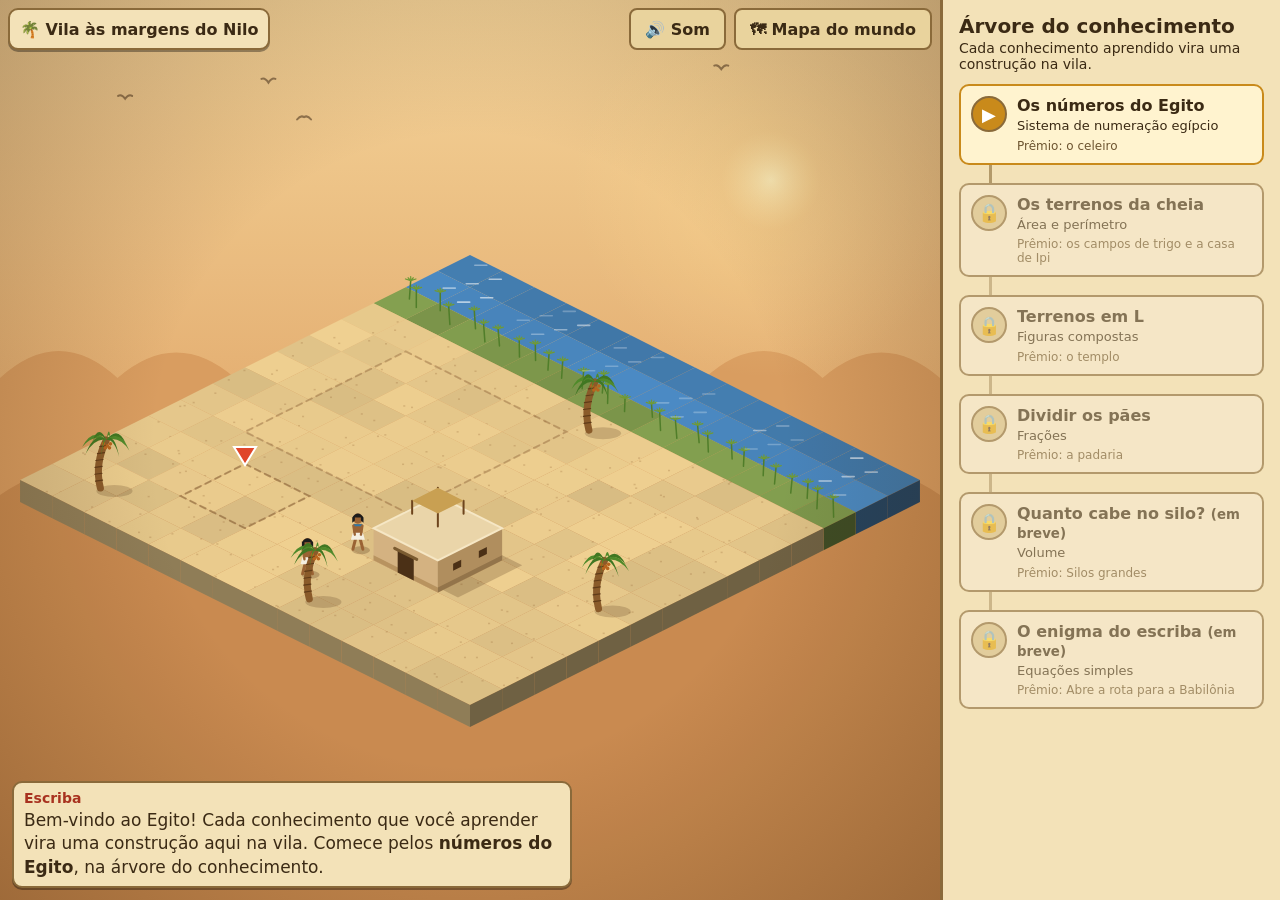
<file: egito.html>
<!doctype html>
<html lang="pt-BR">
<head>
<meta charset="utf-8">
<meta name="viewport" content="width=device-width, initial-scale=1">
<title>Era da Matemática — Vila do Egito</title>
<link rel="stylesheet" href="estilo.css">
<style>
.tela{display:grid;grid-template-columns:1fr 340px}
#cena{position:relative;min-width:0}
#arvore{background:var(--papiro);border-left:3px solid var(--borda);overflow:auto;padding:14px 16px}
#arvore h2{margin:0;font-size:20px}
#arvore .sub{margin:2px 0 12px;font-size:14px}
.no{position:relative;display:flex;gap:10px;align-items:flex-start;padding:10px;border-radius:10px;border:2px solid var(--borda);background:#f7ead0;margin-bottom:18px;cursor:default}
.no:not(:last-child)::after{content:"";position:absolute;left:28px;bottom:-20px;height:18px;border-left:3px solid #b39a6a}
.no .ic{flex:0 0 36px;height:36px;border-radius:50%;display:flex;align-items:center;justify-content:center;font-weight:bold;font-size:18px;background:#d8c08a;color:#7a6440;border:2px solid var(--borda)}
.no h3{margin:0;font-size:16px}
.no p{margin:2px 0 0;font-size:13px;line-height:1.35}
.no .premio{font-size:12px;color:#6d5430;margin-top:4px}
.no.feito .ic{background:var(--verde);color:#fff;border-color:#2c5a18}
.no.aberto{background:#fff3cf;border-color:var(--ouro);cursor:pointer;animation:brilho 1.2s ease-in-out infinite alternate}
.no.aberto .ic{background:var(--ouro);color:#fff}
.no.feito{cursor:pointer}
.no.bloq{opacity:.6}
.no:focus-visible{outline:3px solid var(--azul)}
@media (max-width:820px){.tela{grid-template-columns:1fr;grid-template-rows:55vh 45vh}#arvore{border-left:0;border-top:3px solid var(--borda)}}
</style>
</head>
<body>
<div class="tela">
  <div id="cena">
    <canvas id="tela"></canvas>
    <div class="hud">
      <div class="painel num"><span>🌴 Vila às margens do Nilo</span></div>
      <button class="sec direita" id="b-som">🔊 Som</button>
      <button class="sec" id="b-mapa">🗺 Mapa do mundo</button>
    </div>
    <div class="painel fala" id="fala"><span class="quem"></span><span class="txt"></span></div>
  </div>
  <aside id="arvore" aria-label="Árvore do conhecimento do Egito">
    <h2>Árvore do conhecimento</h2>
    <p class="sub">Cada conhecimento aprendido vira uma construção na vila.</p>
    <div id="nos"></div>
  </aside>
</div>
<script src="comum.js"></script>
<script>
'use strict';
const $ = id => document.getElementById(id);
const prog = lerProgresso();
const NOS = [
  {id:'numeros', titulo:'Os números do Egito', tema:'Sistema de numeração egípcio', premio:'Constrói o celeiro', pagina:'numeros.html'},
  {id:'terrenos', titulo:'Os terrenos da cheia', tema:'Área e perímetro', premio:'Constrói os campos de trigo e a casa de Ipi', pagina:'terrenos.html', requer:'numeros'},
  {id:'figuras', titulo:'Terrenos em L', tema:'Figuras compostas', premio:'Constrói o templo', pagina:'figuras.html', requer:'terrenos'},
  {id:'paes', titulo:'Dividir os pães', tema:'Frações', premio:'Constrói a padaria', pagina:'paes.html', requer:'figuras'},
  {id:'silo', titulo:'Quanto cabe no silo?', tema:'Volume', premio:'Silos grandes', requer:'paes', breve:true},
  {id:'enigma', titulo:'O enigma do escriba', tema:'Equações simples', premio:'Abre a rota para a Babilônia', requer:'silo', breve:true}
];
function renderArvore(){
  $('nos').innerHTML = NOS.map(n=>{
    const feito=!!prog[n.id], liberado=!n.breve && (!n.requer || prog[n.requer]);
    const cls = feito?'feito':liberado?'aberto':'bloq';
    const ic = feito?'✓':liberado?'▶':'🔒';
    const extra = n.breve ? ' <small>(em breve)</small>' : '';
    return `<div class="no ${cls}" data-id="${n.id}" ${feito||liberado?'tabindex="0" role="button"':''}>
      <div class="ic">${ic}</div><div><h3>${n.titulo}${extra}</h3><p>${n.tema}</p><div class="premio">${feito?'Construído: ':'Prêmio: '}${n.premio.replace(/^Constrói /,'')}</div></div></div>`;
  }).join('');
  document.querySelectorAll('.no').forEach(el=>{
    const n=NOS.find(x=>x.id===el.dataset.id), ok=!n.breve&&(prog[n.id]||!n.requer||prog[n.requer]);
    const ir=()=>{ Som.tocar('clique'); if(ok) setTimeout(()=>location.href=n.pagina,120); else if(n.breve) falar('Escriba','Esse conhecimento ainda está sendo preparado. Em breve!'); else falar('Escriba','Primeiro aprenda o conhecimento anterior da árvore.'); };
    el.onclick=ir; el.onkeydown=e=>{ if(e.key==='Enter'||e.key===' ') ir(); };
  });
}
let timerFala=null;
function falar(quem,txt,seg=8){ const f=$('fala'); f.querySelector('.quem').textContent=quem; f.querySelector('.txt').innerHTML=txt; f.style.display='block'; clearTimeout(timerFala); timerFala=setTimeout(()=>f.style.display='none',seg*1000); }
$('b-mapa').onclick=()=>location.href='index.html#mapa';
botaoSom($('b-som'));
document.addEventListener('pointerdown',()=>Som.musica(true),{once:true});

/* ===== Vila ===== */
const cena = new Cena($('tela'), 14, 70);
const N = 14;
const tipo = (x,y)=> y<2?'agua': y===2?'margem':'areia';
const novo = new URLSearchParams(location.search).get('novo');
const celeiro = {x:3, y:10, w:2, d:2, prog: prog.numeros ? (novo==='numeros'?0.01:1) : 0};
const cabana = {x:8, y:9, w:2, d:2};
const casaIpi = {x:11, y:6, w:2, d:2, prog: prog.terrenos ? (novo==='terrenos'?0.01:1) : 0};
const campos = [{x:2,y:4,w:5,d:5},{x:8,y:3,w:3,d:3}];
const templo = {x:10.4, y:11.4, w:3, d:2, prog: prog.figuras ? (novo==='figuras'?0.01:1) : 0};
const padaria = {x:5.2, y:12, w:2, d:1.6, prog: prog.paes ? (novo==='paes'?0.01:1) : 0};
const palmeiras = [{x:1.5,y:13},{x:8.2,y:13.2},{x:13,y:9},{x:7.3,y:3.6}];
const moradores = [{x:9,y:12,dest:null},{x:6,y:10,dest:null}];
if(prog.terrenos) moradores.push({x:11,y:9,dest:null});
function passear(m,dt){
  if(!m.dest||m.pausa>0){ m.pausa=(m.pausa||0)-dt; if(m.pausa<=0&&!m.dest){ m.dest=[2+Math.random()*10, 9.5+Math.random()*3.5]; } return; }
  if(moverPara(m,m.dest[0],m.dest[1],1.2,dt)){ m.dest=null; m.pausa=1+Math.random()*3; m.andando=false; }
}
let ultimo=performance.now();
function quadro(agora){
  const dt=Math.max(0,Math.min(0.1,(agora-ultimo)/1000)); ultimo=Math.max(ultimo,agora);
  for(const [b,cx,cy] of [[celeiro,celeiro.x+1,celeiro.y+1],[casaIpi,casaIpi.x+1,casaIpi.y+1],[templo,templo.x+1.5,templo.y+1],[padaria,padaria.x+1,padaria.y+0.8]]) if(b.prog>0&&b.prog<1){
    b.prog=Math.min(1,b.prog+dt/2.5); if(Math.random()<dt*6) cena.emitir(cx,cy,'poeira',2); if(b.prog>=1) cena.emitir(cx,cy,'brilho',24); }
  cena.comecar(dt);
  cena.chao(tipo);
  if(prog.terrenos) campos.forEach(c=>cena.campo(c,1,true));
  else { cena.contorno(campos[0],'rgba(120,80,40,.35)',2,[6,5]); }
  const ents=[{d:cabana.x+cabana.y+2,f:()=>cena.cabana(cabana)}];
  if(celeiro.prog>0) ents.push({d:celeiro.x+celeiro.y+2,f:()=>cena.celeiro(celeiro,celeiro.prog)});
  else ents.push({d:-1,f:()=>cena.contorno(celeiro,'rgba(120,80,40,.5)',2,[6,5])});
  if(casaIpi.prog>0) ents.push({d:casaIpi.x+casaIpi.y+2,f:()=>{ const k=casaIpi.prog; if(k<1){ cena.caixa(casaIpi,32*k,['#d4b282','#b08e5e','#ead5aa']); } else cena.cabana(casaIpi); }});
  if(templo.prog>0) ents.push({d:templo.x+templo.y+2,f:()=>cena.templo(templo,templo.prog)}); else if(prog.terrenos) ents.push({d:-1,f:()=>cena.contorno(templo,'rgba(120,80,40,.4)',2,[6,5])});
  if(padaria.prog>0) ents.push({d:padaria.x+padaria.y+2,f:()=>cena.padaria(padaria,padaria.prog)}); else if(prog.figuras) ents.push({d:-1,f:()=>cena.contorno(padaria,'rgba(120,80,40,.4)',2,[6,5])});
  for(const p of palmeiras) ents.push({d:p.x+p.y,f:()=>cena.palmeira(p)});
  for(const m of moradores){ passear(m,dt); ents.push({d:m.x+m.y,f:()=>cena.pessoa(m,'#f4efe2')}); }
  ents.sort((a,b)=>a.d-b.d).forEach(e=>e.f());
  if(!prog.numeros) cena.seta(celeiro.x+1,celeiro.y+1,24);
  cena.desenharFlutuantes(); cena.vinheta();
  requestAnimationFrame(quadro);
}
requestAnimationFrame(quadro);
renderArvore();
if(novo==='numeros') falar('Escriba','Você aprendeu os números do Egito, e o celeiro foi construído! Agora a vila está pronta para medir os terrenos depois da cheia.',10);
else if(novo==='terrenos') falar('Escriba','Os campos de trigo e a casa da família de Ipi agora fazem parte da vila!',10);
else if(novo==='figuras') falar('Escriba','O templo foi erguido! Agora os trabalhadores esperam o pagamento… em pães.',10);
else if(novo==='paes') falar('Escriba','A padaria está funcionando! Sente o cheiro de pão saindo da chaminé?',10);
else if(!prog.numeros) falar('Escriba','Bem-vindo ao Egito! Cada conhecimento que você aprender vira uma construção aqui na vila. Comece pelos <b>números do Egito</b>, na árvore do conhecimento.',12);
</script>
</body>
</html>
</file>
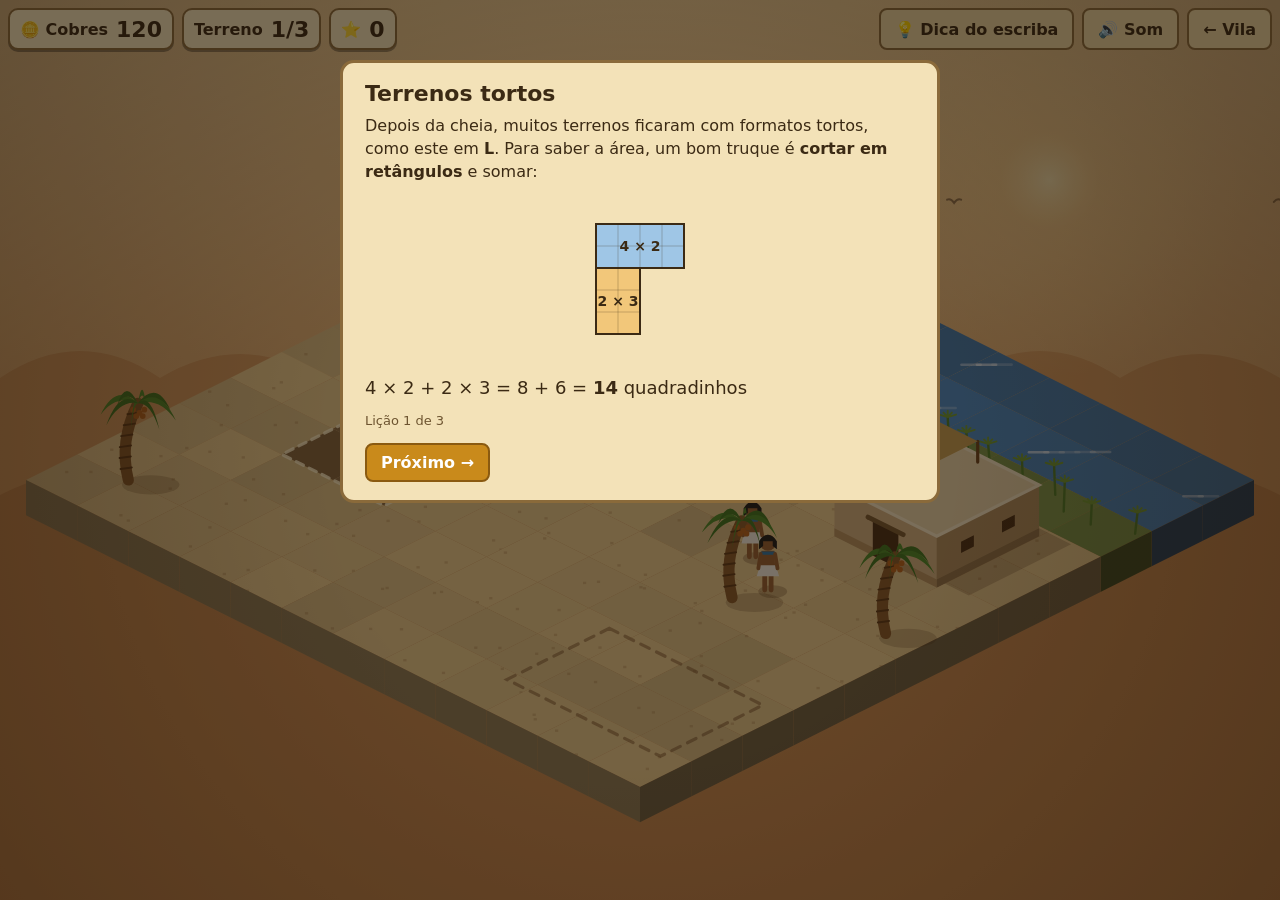
<file: figuras.html>
<!doctype html>
<html lang="pt-BR">
<head>
<meta charset="utf-8">
<meta name="viewport" content="width=device-width, initial-scale=1">
<title>Era da Matemática — Terrenos em L</title>
<link rel="stylesheet" href="estilo.css">
<style>
#acao{position:absolute;right:12px;bottom:12px;width:min(360px,calc(100vw - 24px));font-size:15px;display:none}
#acao h3{margin:0 0 6px;font-size:17px}
#acao p{margin:4px 0}
.contador{display:flex;align-items:center;gap:6px;margin:8px 0;flex-wrap:wrap}
.contador button{padding:4px 10px;font-size:15px}
.contador .n{font-size:28px;font-weight:bold;min-width:56px;text-align:center}
.ferr{display:flex;gap:6px;flex-wrap:wrap;margin:6px 0}
.ferr button{font-size:13px;padding:5px 8px}
.ferr button.ativo{background:var(--ouro);color:#fff}
.estrelas{font-size:26px;letter-spacing:2px}
.passo{font-size:13px;color:#6d5430;margin:0}
.fig{display:block;margin:10px auto;max-width:100%}
.conta{font-size:18px;margin:10px 0;line-height:1.6}
</style>
</head>
<body>
<div class="tela">
  <canvas id="tela"></canvas>
  <div class="hud">
    <div class="painel num"><span>🪙 Cobres</span><span class="v" id="v-cobres">0</span></div>
    <div class="painel num"><span>Terreno</span><span class="v" id="v-terreno">1/3</span></div>
    <div class="painel num"><span>⭐</span><span class="v" id="v-estrelas">0</span></div>
    <button class="sec direita" id="b-dica">💡 Dica do escriba</button>
    <button class="sec" id="b-som">🔊 Som</button>
    <button class="sec" id="b-vila">← Vila</button>
  </div>
  <div class="painel objetivo" id="objetivo"></div>
  <div class="painel" id="acao"></div>
  <div class="painel fala" id="fala" style="max-width:min(520px,calc(100vw - 400px))"><span class="quem"></span><span class="txt"></span></div>
  <div class="fundo-modal" id="fundo-modal"><div class="modal" id="modal"></div></div>
</div>
<script src="comum.js"></script>
<script>
'use strict';
/* ===== AJUSTES ===== */
const PRECO_SEMENTE = 2;    // cobres por canteiro
const PRECO_CERCA = 1;      // cobres por pedaço de cerca
const VENDA_TRIGO = 5;      // cobres por canteiro colhido
const COBRES_INICIAIS = 120;
const ORIGEM = {x:2, y:4};  // onde o terreno aparece no mapa
// Terrenos: pedaços (retângulos), contorno (vértices em ordem) e jeitos de cortar
const TERRENOS = [
  {nome:'o terreno em L', rects:[[0,0,4,2],[0,2,2,3]], poli:[[0,0],[4,0],[4,2],[2,2],[2,5],[0,5]],
   cortes:{horizontal:[[0,0,4,2],[0,2,2,3]], vertical:[[0,0,2,5],[2,0,2,2]], completar:{grande:[0,0,4,5], faltas:[[2,2,2,3]]}}},
  {nome:'o terreno em T', rects:[[0,0,6,2],[2,2,2,3]], poli:[[0,0],[6,0],[6,2],[4,2],[4,5],[2,5],[2,2],[0,2]],
   cortes:{horizontal:[[0,0,6,2],[2,2,2,3]], vertical:[[0,0,2,2],[2,0,2,5],[4,0,2,2]], completar:{grande:[0,0,6,5], faltas:[[0,2,2,3],[4,2,2,3]]}}},
  {nome:'o terreno em U', rects:[[0,0,2,4],[2,2,2,2],[4,0,2,4]], poli:[[0,0],[2,0],[2,2],[4,2],[4,0],[6,0],[6,4],[0,4]],
   cortes:{horizontal:[[0,0,2,2],[4,0,2,2],[0,2,6,2]], vertical:[[0,0,2,4],[2,2,2,2],[4,0,2,4]], completar:{grande:[0,0,6,4], faltas:[[2,0,2,2]]}}}
];
for(const t of TERRENOS){
  const s=new Set(); for(const [x,y,w,d] of t.rects) for(let i=0;i<w;i++) for(let j=0;j<d;j++) s.add((x+i)+','+(y+j));
  t.tiles=[...s].map(k=>{ const [x,y]=k.split(',').map(Number); return {x,y}; });
  t.area=t.tiles.length; let p=0; for(let i=0;i<t.poli.length;i++){ const a=t.poli[i], b=t.poli[(i+1)%t.poli.length]; p+=Math.abs(a[0]-b[0])+Math.abs(a[1]-b[1]); } t.contorno=p;
}

const $ = id => document.getElementById(id);
let timerFala=null;
function falar(quem,txt,seg=8){ const f=$('fala'); f.querySelector('.quem').textContent=quem; f.querySelector('.txt').innerHTML=txt; f.style.display='block'; clearTimeout(timerFala); timerFala=setTimeout(()=>f.style.display='none',seg*1000); }
function objetivo(h){ $('objetivo').innerHTML=h; $('objetivo').style.display=h?'block':'none'; }
const modalAberto = ()=>$('fundo-modal').style.display==='flex';
function abrir(h){ if(!modalAberto()) Som.tocar('abrir'); $('modal').innerHTML=h; $('fundo-modal').style.display='flex'; $('modal').scrollTop=0; }
function fechar(){ $('fundo-modal').style.display='none'; }
$('b-vila').onclick=()=>location.href='egito.html';
botaoSom($('b-som'));

/* ===== Estado ===== */
const E = { cobres:COBRES_INICIAIS, idx:0, fase:'licao', corte:null, sementes:20, cerca:20, plantados:0, cercados:0, comidos:[], estrelas:0, estrelasTerreno:[], anim:0, templo:0 };
const T = ()=>TERRENOS[E.idx];
function renderHud(){ $('v-cobres').textContent=E.cobres; $('v-terreno').textContent=`${Math.min(E.idx+1,3)}/3`; $('v-estrelas').textContent=E.estrelas; }

/* ===== Cena ===== */
const cena = new Cena($('tela'), 12, 70);
const tipo=(x,y)=> y<2?'agua': y===2?'margem':'areia';
const cabana={x:9, y:3.2, w:2, d:2};
const templo={x:8.6, y:9.2, w:3, d:2};
const palmeiras=[{x:1,y:11},{x:11.4,y:6.6},{x:9.2,y:7.4},{x:1.2,y:3.4}];
const aldeoes=[{x:8.6,y:6.4},{x:9.4,y:6.9}];
const bode={x:11.5,y:11.5,ativo:false,dir:-1};
const emMapa=(x,y)=>[ORIGEM.x+x, ORIGEM.y+y];

function desenharTerreno(){
  const t=T(), ctx=cena.ctx; if(!t) return;
  const plantadoSet=new Set(t.tiles.slice(0,E.plantados).map(k=>k.x+','+k.y));
  const comidos=new Set(E.comidos);
  for(const k of t.tiles){ const [x,y]=emMapa(k.x,k.y), chave=k.x+','+k.y;
    if(E.fase==='colhido' || comidos.has(chave)) { cena.losango(x,y, comidos.has(chave)?'#9a8a5a':'#b89a5a'); continue; }
    if(plantadoSet.has(chave)) cena.campo({x,y,w:1,d:1}, E.fase==='plantando'?0.35:1, E.fase!=='plantando', true);
    else { cena.losango(x,y,(x+y)%2?'#8c6b45':'#86663f'); }
  }
  // contorno do terreno e medidas dos lados
  ctx.strokeStyle='rgba(255,240,200,.85)'; ctx.lineWidth=2; ctx.setLineDash([5,4]); ctx.beginPath();
  t.poli.forEach((v,i)=>{ const [sx,sy]=cena.p(...emMapa(v[0],v[1])); if(i) ctx.lineTo(sx,sy); else ctx.moveTo(sx,sy); }); ctx.closePath(); ctx.stroke(); ctx.setLineDash([]);
  // cerca (só os pedaços já colocados)
  if(E.cercados>0) desenharCerca(t);
  if(['medir','cerca'].includes(E.fase) || E.fase==='resultado'){
    ctx.font='bold 15px Trebuchet MS'; ctx.textAlign='center'; ctx.lineWidth=4;
    for(let i=0;i<t.poli.length;i++){ const a=t.poli[i], b=t.poli[(i+1)%t.poli.length], L=Math.abs(a[0]-b[0])+Math.abs(a[1]-b[1]);
      const dx=Math.sign(b[0]-a[0]), dy=Math.sign(b[1]-a[1]), mx=(a[0]+b[0])/2+dy*0.42, my=(a[1]+b[1])/2-dx*0.42;
      const [sx,sy]=cena.p(...emMapa(mx,my)); ctx.strokeStyle='#2a1a08'; ctx.strokeText(L,sx,sy+5); ctx.fillStyle='#fff3c8'; ctx.fillText(L,sx,sy+5); }
  }
  if(E.corte && E.fase==='medir') desenharCorte(t);
}
function bordas(t){ // segmentos unitários do contorno, em ordem
  const seg=[]; for(let i=0;i<t.poli.length;i++){ const a=t.poli[i], b=t.poli[(i+1)%t.poli.length], dx=Math.sign(b[0]-a[0]), dy=Math.sign(b[1]-a[1]), L=Math.abs(a[0]-b[0])+Math.abs(a[1]-b[1]);
    for(let k=0;k<L;k++) seg.push([[a[0]+dx*k,a[1]+dy*k],[a[0]+dx*(k+1),a[1]+dy*(k+1)]]); } return seg;
}
function desenharCerca(t){
  const ctx=cena.ctx, seg=bordas(t).slice(0,E.cercados);
  ctx.strokeStyle='#7a5228'; ctx.lineWidth=1.6;
  for(const [a,b] of seg){ const A=cena.p(...emMapa(...a)), B=cena.p(...emMapa(...b));
    for(const h of [4,8]){ ctx.beginPath(); ctx.moveTo(A[0],A[1]-h); ctx.lineTo(B[0],B[1]-h); ctx.stroke(); }
    for(const P of [A,B]){ ctx.fillStyle='#5a3818'; ctx.fillRect(P[0]-1.5,P[1]-11,3,11); } }
}
function desenharCorte(t){
  const ctx=cena.ctx, c=t.cortes[E.corte], cores=['rgba(90,170,235,.6)','rgba(245,175,60,.62)','rgba(150,210,95,.62)'];
  const rot=(r,txt,cor)=>{ const [x,y,w,d]=r, [sx,sy]=cena.p(...emMapa(x+w/2,y+d/2)); ctx.font='bold 16px Trebuchet MS'; ctx.textAlign='center'; ctx.lineWidth=4; ctx.strokeStyle='#2a1a08'; ctx.strokeText(txt,sx,sy+5); ctx.fillStyle=cor||'#fff'; ctx.fillText(txt,sx,sy+5); };
  const pinta=(r,cor)=>{ const [x,y,w,d]=r; for(let i=0;i<w;i++) for(let j=0;j<d;j++) cena.losango(...emMapa(x+i,y+j),cor); cena.contorno({x:ORIGEM.x+x,y:ORIGEM.y+y,w,d},'#fff',2.5); };
  if(E.corte==='completar'){ const [x,y,w,d]=c.grande; cena.contorno({x:ORIGEM.x+x,y:ORIGEM.y+y,w,d},'#fff',2.5,[8,5]);
    for(const f of c.faltas){ pinta(f,'rgba(220,70,50,.35)'); rot(f,`− ${f[2]} × ${f[3]}`,'#ffd0c0'); }
    const [gx,gy]=cena.p(...emMapa(x+w,y)); ctx.font='bold 15px Trebuchet MS'; ctx.textAlign='left'; ctx.lineWidth=4; ctx.strokeStyle='#2a1a08'; ctx.strokeText(`retângulo ${w} × ${d}`,gx+8,gy); ctx.fillStyle='#fff'; ctx.fillText(`retângulo ${w} × ${d}`,gx+8,gy); }
  else c.forEach((r,i)=>{ pinta(r,cores[i%3]); rot(r,`${r[2]} × ${r[3]}`); });
}

let ultimo=performance.now();
function quadro(agora){
  const dt=Math.max(0,Math.min(0.1,(agora-ultimo)/1000)); ultimo=Math.max(ultimo,agora);
  atualizarAnim(dt);
  cena.comecar(dt); cena.chao(tipo); desenharTerreno();
  const ents=[{d:cabana.x+cabana.y+2,f:()=>cena.cabana(cabana)}];
  if(E.templo>0) ents.push({d:templo.x+templo.y+2,f:()=>cena.templo(templo,E.templo)}); else ents.push({d:-1,f:()=>cena.contorno(templo,'rgba(120,80,40,.5)',2,[6,5])});
  for(const p of palmeiras) ents.push({d:p.x+p.y,f:()=>cena.palmeira(p)});
  for(const a of aldeoes) ents.push({d:a.x+a.y,f:()=>cena.pessoa(a,'#f4efe2')});
  if(bode.ativo) ents.push({d:bode.x+bode.y,f:()=>cena.bode(bode)});
  ents.sort((a,b)=>a.d-b.d).forEach(e=>e.f());
  cena.desenharFlutuantes(); cena.vinheta();
  requestAnimationFrame(quadro);
}

/* ===== Lição ===== */
function svgFig(rects, faltas){
  const s=22, todos=[...rects,...(faltas||[])]; let W=0,H=0; for(const [x,y,w,d] of todos){ W=Math.max(W,x+w); H=Math.max(H,y+d); }
  let h=`<svg class="fig" viewBox="-30 -30 ${W*s+60} ${H*s+60}" width="${W*s+60}" role="img" aria-label="Terreno desenhado em quadradinhos">`;
  const cores=['#9fc6e6','#f2c77a','#b9dc8f'];
  rects.forEach((r,i)=>{ const [x,y,w,d]=r; h+=`<rect x="${x*s}" y="${y*s}" width="${w*s}" height="${d*s}" fill="${cores[i%3]}" stroke="#3b2a14" stroke-width="2"/>`;
    for(let a=1;a<w;a++) h+=`<line x1="${(x+a)*s}" y1="${y*s}" x2="${(x+a)*s}" y2="${(y+d)*s}" stroke="#3b2a14" stroke-opacity=".25"/>`;
    for(let b=1;b<d;b++) h+=`<line x1="${x*s}" y1="${(y+b)*s}" x2="${(x+w)*s}" y2="${(y+b)*s}" stroke="#3b2a14" stroke-opacity=".25"/>`;
    h+=`<text x="${(x+w/2)*s}" y="${(y+d/2)*s+5}" text-anchor="middle" font-size="14" font-weight="bold" fill="#3b2a14">${w} × ${d}</text>`; });
  (faltas||[]).forEach(r=>{ const [x,y,w,d]=r; h+=`<rect x="${x*s}" y="${y*s}" width="${w*s}" height="${d*s}" fill="#f4b8a8" fill-opacity=".6" stroke="#a8321f" stroke-width="2" stroke-dasharray="5 4"/><text x="${(x+w/2)*s}" y="${(y+d/2)*s+5}" text-anchor="middle" font-size="14" font-weight="bold" fill="#a8321f">− ${w} × ${d}</text>`; });
  return h+'</svg>';
}
const LICAO=[
  ()=>`<h2>Terrenos tortos</h2><p>Depois da cheia, muitos terrenos ficaram com formatos tortos, como este em <b>L</b>. Para saber a área, um bom truque é <b>cortar em retângulos</b> e somar:</p>
    ${svgFig([[0,0,4,2],[0,2,2,3]])}<div class="conta">4 × 2 + 2 × 3 = 8 + 6 = <b>14</b> quadradinhos</div>`,
  ()=>`<h2>Outro jeito: completar e tirar</h2><p>Também dá para <b>completar o retângulo inteiro</b> e depois <b>tirar o pedaço que falta</b>:</p>
    ${svgFig([[0,0,4,5]].map(r=>r),[[2,2,2,3]])}<div class="conta">4 × 5 − 2 × 3 = 20 − 6 = <b>14</b> quadradinhos</div><p>Os dois jeitos dão o mesmo resultado. Use o que achar mais fácil!</p>`,
  ()=>`<h2>E a cerca?</h2><p>Para cercar, some <b>todos os lados</b> do contorno, dando a volta inteira no terreno:</p>
    ${svgFig([[0,0,4,2],[0,2,2,3]])}<div class="conta">4 + 2 + 2 + 3 + 2 + 5 = <b>18</b> pedaços de cerca</div>
    <p><b>Cuidado:</b> cortar o terreno serve para a área. Os cortes de dentro <b>não</b> levam cerca!</p>`
];
function licao(i){
  const fim=i===LICAO.length-1;
  abrir(LICAO[i]()+`<p class="passo">Lição ${i+1} de ${LICAO.length}</p><div class="botoes">${i?'<button class="sec" id="b-ant">← Voltar</button>':''}<button id="b-prox">${fim?'Ir para os terrenos':'Próximo →'}</button></div>`);
  if(i) $('b-ant').onclick=()=>licao(i-1);
  $('b-prox').onclick=()=> fim ? (fechar(), Som.musica(true), iniciarTerreno()) : licao(i+1);
}

/* ===== Cada terreno ===== */
function iniciarTerreno(){
  E.fase='medir'; E.corte=null; E.plantados=0; E.cercados=0; E.comidos=[]; E.sementes=10; E.cerca=10; bode.ativo=false;
  renderHud(); renderAcao(); nivelDica=0;
  objetivo(`<b>${T().nome[0].toUpperCase()+T().nome.slice(1)}.</b> Compre <b>sementes para cada quadradinho</b> do terreno (${PRECO_SEMENTE} cobres cada). Se sobrar, estraga; se faltar, ficam buracos sem trigo.`);
  falar('Escriba', E.idx===0 ? 'Use os botões de <b>corte</b> para dividir o terreno em retângulos. As medidas dos lados estão no chão.' : E.idx===2 ? 'Este é em U. Atenção: aqui o contorno tem um recorte para dentro!' : 'Mais um terreno torto. Corte, calcule e plante!',9);
}
function contador(id,valor){ return `<div class="contador"><button class="sec" data-d="-10" data-c="${id}">−10</button><button class="sec" data-d="-1" data-c="${id}">−1</button><span class="n" id="n-${id}">${valor}</span><button class="sec" data-d="1" data-c="${id}">+1</button><button class="sec" data-d="10" data-c="${id}">+10</button></div>`; }
function ligarContadores(){ document.querySelectorAll('.contador button').forEach(b=>b.onclick=()=>{ Som.tocar('clique'); const c=b.dataset.c; E[c]=Math.max(0,Math.min(99,E[c]+(+b.dataset.d))); $('n-'+c).textContent=E[c]; $('custo-'+c).textContent=custo(c); }); }
const custo = c => c==='sementes' ? `${E.sementes} × ${PRECO_SEMENTE} = ${E.sementes*PRECO_SEMENTE} cobres` : `${E.cerca} × ${PRECO_CERCA} = ${E.cerca*PRECO_CERCA} cobres`;
function renderAcao(){
  const el=$('acao'); el.style.display='block'; const t=T();
  if(E.fase==='medir'){
    el.innerHTML=`<h3>1. Sementes</h3><p>Ferramentas de corte (só para ajudar a ver):</p>
      <div class="ferr">${[['horizontal','✂ Cortar ⇆'],['vertical','✂ Cortar ⇅'],['completar','⬚ Completar e tirar'],['','Sem corte']].map(([k,r])=>`<button class="sec ${E.corte===(k||null)?'ativo':''}" data-corte="${k}">${r}</button>`).join('')}</div>
      <p>Quantas sementes comprar?</p>${contador('sementes',E.sementes)}<p><small id="custo-sementes">${custo('sementes')}</small></p>
      <div class="botoes"><button id="b-plantar">🌱 Comprar e plantar</button></div><p class="aviso ruim" id="av"></p>`;
    el.querySelectorAll('[data-corte]').forEach(b=>b.onclick=()=>{ Som.tocar('clique'); E.corte=b.dataset.corte||null; renderAcao(); });
    ligarContadores(); $('b-plantar').onclick=plantar;
  } else if(E.fase==='cerca'){
    el.innerHTML=`<h3>2. Cerca</h3><p>Agora o contorno: quantos pedaços de cerca?</p>${contador('cerca',E.cerca)}<p><small id="custo-cerca">${custo('cerca')}</small></p>
      <div class="botoes"><button id="b-cercar">🪵 Comprar e cercar</button></div><p class="aviso ruim" id="av"></p>`;
    ligarContadores(); $('b-cercar').onclick=cercar;
  } else if(E.fase==='resultado'){
    const r=E.res; el.innerHTML=`<h3>Resultado ${['do L','do T','do U'][E.idx]}</h3>
      <p>🌱 Sementes: ${r.sem}</p><p>🪵 Cerca: ${r.cer}</p><p>🌾 Colheita: <b>${r.colhidos}</b> canteiros × ${VENDA_TRIGO} = <b>${r.colhidos*VENDA_TRIGO}</b> cobres</p>
      <p class="estrelas">${'⭐'.repeat(r.estrelas)}${'☆'.repeat(2-r.estrelas)}</p>
      <div class="botoes">${r.estrelas<2?'<button class="sec" id="b-repetir">Tentar este de novo</button>':''}<button id="b-prox">${E.idx<2?'Próximo terreno →':'Erguer o templo'}</button></div>`;
    if($('b-repetir')) $('b-repetir').onclick=()=>{ E.cobres=E.cobresAntes; E.estrelas-=r.estrelas; iniciarTerreno(); };
    $('b-prox').onclick=()=>{ if(E.idx<2){ E.idx++; iniciarTerreno(); } else erguerTemplo(); };
  } else el.innerHTML=`<h3>${E.fase==='plantando'?'Plantando…':E.fase==='cercando'?'Cercando…':'Colhendo…'}</h3><p>Acompanhe no terreno.</p>`;
}
function plantar(){
  const gasto=E.sementes*PRECO_SEMENTE; if(gasto>E.cobres){ $('av').textContent=`Você só tem ${E.cobres} cobres.`; Som.tocar('ruim'); return; }
  if(E.sementes===0){ $('av').textContent='Escolha quantas sementes comprar.'; return; }
  E.cobresAntes=E.cobres; E.cobres-=gasto; renderHud(); Som.tocar('moedas',3);
  E.fase='plantando'; E.anim=0; E.corte=null; renderAcao(); objetivo('');
}
function cercar(){
  const gasto=E.cerca*PRECO_CERCA; if(gasto>E.cobres){ $('av').textContent=`Você só tem ${E.cobres} cobres.`; Som.tocar('ruim'); return; }
  if(E.cerca===0){ $('av').textContent='Escolha quantos pedaços de cerca comprar.'; return; }
  E.cobres-=gasto; renderHud(); Som.tocar('moedas',3);
  E.fase='cercando'; E.anim=0; renderAcao(); objetivo('');
}
function atualizarAnim(dt){
  const t=T(); if(!t) return;
  if(E.fase==='plantando'){ E.anim+=dt; const alvo=Math.min(E.sementes,t.area), n=Math.min(alvo,Math.floor(E.anim/0.12));
    if(n>E.plantados){ E.plantados=n; Som.tocar('carga'); const k=t.tiles[n-1]; cena.emitir(...emMapa(k.x+0.5,k.y+0.5),'poeira',2); }
    if(E.plantados>=alvo && E.anim>alvo*0.12+0.6){ terminouPlantio(); } }
  else if(E.fase==='cercando'){ E.anim+=dt; const alvo=Math.min(E.cerca,t.contorno), n=Math.min(alvo,Math.floor(E.anim/0.09));
    if(n>E.cercados){ E.cercados=n; if(n%3===0) Som.tocar('clique'); }
    if(E.cercados>=alvo && E.anim>alvo*0.09+0.6) terminouCerca(); }
  else if(E.fase==='bode'){ const alvoT=t.tiles.find(k=>!E.comidos.includes(k.x+','+k.y) && t.tiles.indexOf(k)<E.plantados);
    if(!alvoT||E.comidos.length>=E.comer){ bode.ativo=false; colher(); return; }
    const [x,y]=emMapa(alvoT.x+0.5,alvoT.y+0.6); bode.dir = x<bode.x?-1:1;
    if(moverPara(bode,x,y,2.2,dt)){ E.comidos.push(alvoT.x+','+alvoT.y); Som.tocar('ruim'); cena.flutuar(x,y,'nham!','#ffd0c0'); } }
  else if(E.fase==='colhendo'){ E.anim+=dt; if(E.anim>1.6){ E.fase='colhido'; mostrarResultado(); } }
}
function terminouPlantio(){
  const t=T(), sobra=E.sementes-t.area;
  if(sobra>0) falar('Escriba',`Sobraram <b>${sobra}</b> sementes, e elas vão estragar. Você gastou ${sobra*PRECO_SEMENTE} cobres à toa.`,8);
  else if(sobra<0) falar('Escriba',`Faltaram <b>${-sobra}</b> sementes: ${-sobra} quadradinhos ficaram sem trigo.`,8);
  else { falar('Escriba','Na medida certa! Nenhuma semente sobrou e nenhum quadradinho ficou vazio.',6); Som.tocar('bom'); cena.emitir(...emMapa(2,2),'brilho',14); }
  E.fase='cerca'; renderAcao();
  objetivo(`Agora a <b>cerca</b>: um pedaço para cada lado de quadradinho no contorno (${PRECO_CERCA} cobre cada). Se faltar, fica um buraco… e os bodes adoram trigo!`);
}
function terminouCerca(){
  const t=T(), falta=t.contorno-E.cerca;
  if(falta>0 && E.plantados>0){ E.comer=Math.min(E.plantados, falta*2); E.fase='bode'; Object.assign(bode,{x:11.5,y:11.5,ativo:true});
    falar('Escriba',`Faltaram <b>${falta}</b> pedaços de cerca e ficou um buraco… olha o bode entrando!`,7); renderAcao(); return; }
  if(falta<0) falar('Escriba',`Sobraram <b>${-falta}</b> pedaços de cerca. Os cortes de dentro não precisam de cerca!`,7);
  else if(falta===0){ falar('Escriba','Cerca perfeita: deu a volta inteira, sem sobrar nada!',6); Som.tocar('bom'); }
  colher();
}
function colher(){ E.fase='colhendo'; E.anim=0; renderAcao(); for(const k of T().tiles.slice(0,E.plantados)) if(!E.comidos.includes(k.x+','+k.y)) cena.emitir(...emMapa(k.x+0.5,k.y+0.5),'brilho',1); }
function mostrarResultado(){
  const t=T(), colhidos=Math.min(E.plantados,t.area)-E.comidos.length, semOk=E.sementes===t.area, cerOk=E.cerca===t.contorno;
  const est=(semOk?1:0)+(cerOk?1:0); E.estrelas+=est; E.cobres+=colhidos*VENDA_TRIGO; renderHud();
  Som.tocar(est===2?'vitoria':'moedas',6); cena.flutuar(...emMapa(2,2),`+${colhidos*VENDA_TRIGO} cobres`,'#ffd09a'); if(est===2) cena.emitir(...emMapa(2,2),'confete',30);
  E.res={colhidos, estrelas:est,
    sem: semOk?`${E.sementes} — certinho ⭐`:`${E.sementes} (o terreno tem ${t.area} quadradinhos)`,
    cer: cerOk?`${E.cerca} — certinho ⭐`:`${E.cerca} (o contorno tem ${t.contorno} pedaços)`};
  E.fase='resultado'; renderAcao();
  objetivo(est===2?'Perfeito! Área e contorno certos.':'Veja no chão as medidas e compare com o que você comprou.');
}
function erguerTemplo(){
  $('acao').style.display='none'; objetivo(''); E.fase='templo';
  falar('Mestre de obras','Com o que vocês colheram, vamos erguer o templo!',6);
  const t0=performance.now(); const sobe=()=>{ E.templo=Math.min(1,(performance.now()-t0)/3500); if(Math.random()<0.3) cena.emitir(templo.x+1.5,templo.y+1,'poeira',2);
    if(E.templo<1) requestAnimationFrame(sobe); else { Som.tocar('vitoria'); cena.emitir(templo.x+1.5,templo.y+1,'confete',60); setTimeout(final,1200); } };
  Som.tocar('tijolo'); sobe();
}
function final(){
  salvarProgresso('figuras');
  abrir(`<h2>O templo está de pé!</h2><p>Você mediu terrenos em L, T e U, cortando em retângulos ou completando e tirando. <b>Conhecimento aprendido: figuras compostas.</b></p>
    <p class="estrelas" style="text-align:center">${'⭐'.repeat(E.estrelas)}${'☆'.repeat(6-E.estrelas)}</p><p style="text-align:center">${E.estrelas} de 6 estrelas${E.estrelas<6?' · dá para jogar de novo e tentar todas!':' · todas!'}</p>
    <p>Na árvore do conhecimento, o próximo passo já está liberado: <b>dividir os pães</b>.</p>
    <div class="botoes"><button id="b-volta">Voltar à vila</button><button class="sec" id="b-denovo">Jogar de novo</button></div>`);
  $('b-volta').onclick=()=>location.href='egito.html?novo=figuras'; $('b-denovo').onclick=()=>location.reload();
}

/* ===== Dicas ===== */
let nivelDica=0;
$('b-dica').onclick=()=>{
  let d;
  if(E.fase==='medir') d=['Clique em ✂ para cortar o terreno em retângulos. A área de cada retângulo é comprimento × largura.','Depois de calcular a área de cada pedaço, some tudo. Ou complete o retângulo grande e tire o que falta.'];
  else if(E.fase==='cerca') d=['Dê a volta no terreno somando os números escritos em cada lado.','Os cortes de dentro não contam: a cerca vai só por fora.'];
  else d=['Continue! Cada terreno vale até 2 estrelas: uma pela área e outra pelo contorno.'];
  falar('Escriba','💡 '+d[nivelDica%d.length],12); nivelDica++;
};

renderHud(); objetivo(''); requestAnimationFrame(quadro);
setTimeout(()=>licao(0),400);
window.jogo=E;
</script>
</body>
</html>
</file>
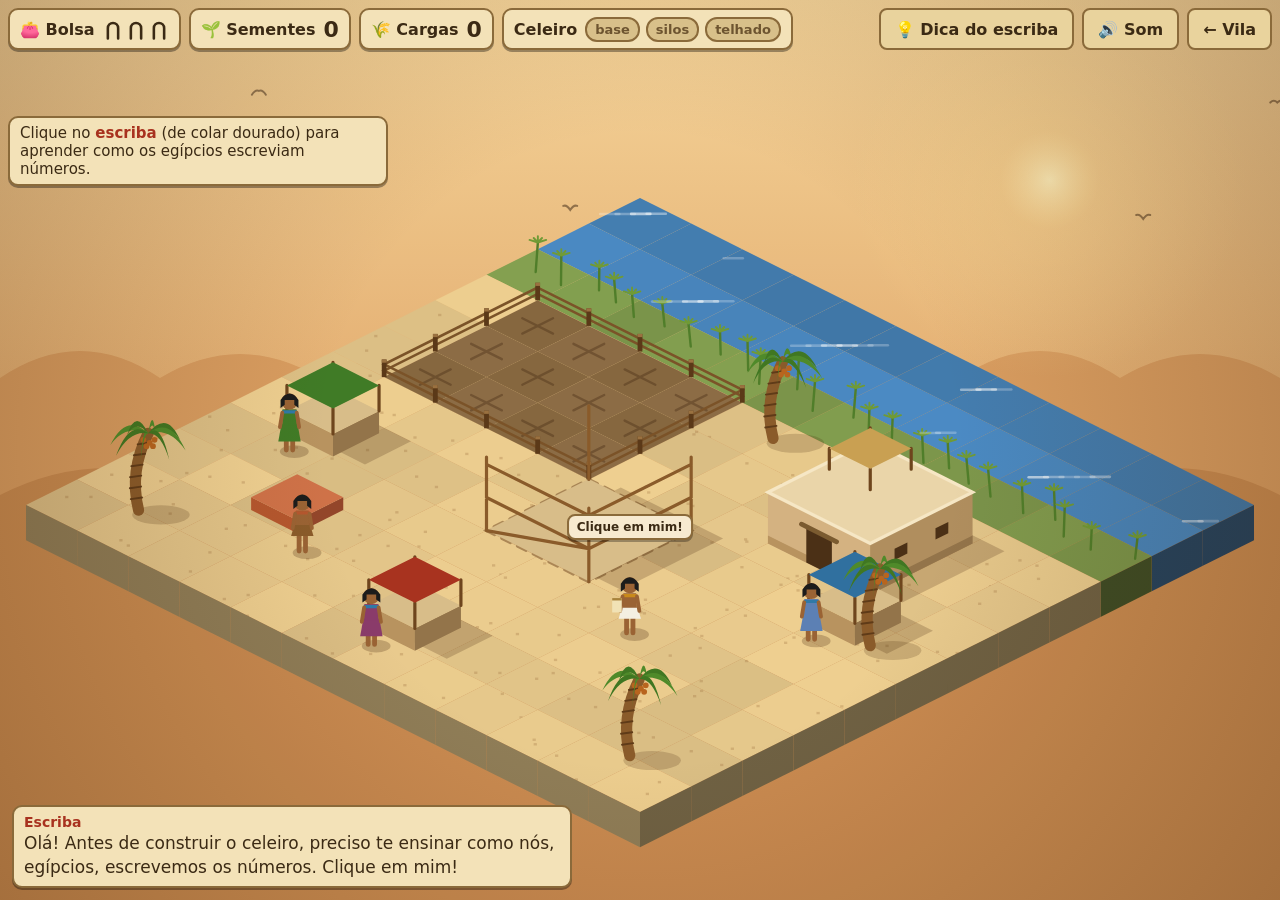
<file: numeros.html>
<!doctype html>
<html lang="pt-BR">
<head>
<meta charset="utf-8">
<meta name="viewport" content="width=device-width, initial-scale=1">
<title>Era da Matemática — Os números do Egito</title>
<link rel="stylesheet" href="estilo.css">
<style>
.simbolos{display:grid;grid-template-columns:repeat(4,1fr);gap:10px;margin:12px 0}
.simbolo{background:#fff7e0;border:2px solid var(--borda);border-radius:10px;padding:10px 6px;text-align:center}
.simbolo .glifos svg{height:44px}
.simbolo b{display:block;font-size:22px;margin-top:4px}
.simbolo small{display:block;font-size:12px}
.conta{font-size:18px;margin:10px 0;line-height:1.6}
.paleta{display:flex;gap:8px;flex-wrap:wrap;margin:10px 0}
.paleta button{background:#fff7e0;color:var(--tinta);border-color:var(--borda);display:flex;align-items:center;gap:6px;padding:6px 10px}
.paleta button .glifos svg{height:30px}
.bandeja{min-height:64px;background:#d9b878;border:2px dashed var(--borda);border-radius:10px;padding:8px;display:flex;align-items:center;flex-wrap:wrap;gap:4px}
.zonas{display:grid;grid-template-columns:1fr 1fr;gap:10px;margin-top:10px}
.zona{border:2px dashed var(--borda);border-radius:10px;padding:8px;min-height:110px;background:var(--papiro2)}
.zona h3{margin:0 0 6px;font-size:14px}
.zona .itens{display:flex;flex-wrap:wrap;gap:4px;align-items:flex-end}
.simb{background:#fff7e0;border:1px solid var(--borda);border-radius:6px;padding:3px 4px;cursor:pointer;line-height:0;color:var(--tinta);font:inherit;display:flex;align-items:center;gap:2px}
.simb svg{height:30px;display:block}
.simb .n{line-height:1;font-size:14px;font-weight:bold}
.trocas{display:flex;gap:8px;flex-wrap:wrap;margin-top:8px}
.trocas button{font-size:13px;padding:5px 9px}
.passo{font-size:13px;color:#6d5430;margin:0}
#bolsa .glifos svg{height:24px}
#bolsa .x{font-weight:bold;margin:0 6px 0 1px}
.obra{display:flex;gap:6px;align-items:center}
.obra span{padding:3px 8px;border-radius:12px;border:2px solid var(--borda);background:#d8c08a;font-size:13px;font-weight:bold;color:#6d5430}
.obra span.feita{background:var(--verde);color:#fff;border-color:#2c5a18}
.obra span.atual{background:var(--ouro);color:#fff}
#etiquetas{position:absolute;inset:0;pointer-events:none}
.etq{position:absolute;transform:translate(-50%,-100%);pointer-events:auto;background:#f7ead0;border:2px solid var(--borda);border-radius:8px;padding:4px 8px;text-align:center;font-size:12px;font-weight:bold;cursor:pointer;box-shadow:0 2px 0 rgba(0,0,0,.3);white-space:nowrap;color:var(--tinta)}
.etq .glifos svg{height:24px}
.etq:hover{background:#fff3cf}
.etq.sumida{display:none}
.etq.brilha{animation:brilho 1s ease-in-out infinite alternate}
canvas.plantando{cursor:crosshair}
</style>
</head>
<body>
<div class="tela">
  <canvas id="tela"></canvas>
  <div id="etiquetas"></div>
  <div class="hud">
    <div class="painel num" id="bolsa" title="Suas moedas de cobre"><span>👛 Bolsa</span><span id="g-bolsa"></span></div>
    <div class="painel num"><span>🌱 Sementes</span><span class="v" id="v-sementes">0</span></div>
    <div class="painel num"><span>🌾 Cargas</span><span class="v" id="v-cargas">0</span></div>
    <div class="painel num"><span>Celeiro</span><div class="obra" id="obra"></div></div>
    <button class="sec direita" id="b-dica">💡 Dica do escriba</button>
    <button class="sec" id="b-som">🔊 Som</button>
    <button class="sec" id="b-vila">← Vila</button>
  </div>
  <div class="painel objetivo" id="objetivo" style="top:116px"></div>
  <div class="painel fala" id="fala"><span class="quem"></span><span class="txt"></span></div>
  <div class="fundo-modal" id="fundo-modal"><div class="modal" id="modal"></div></div>
</div>
<script src="comum.js"></script>
<script>
'use strict';
/* ===== AJUSTES ===== */
const CRESCER = 7;               // segundos para o trigo amadurecer
const POR_SACO = 4;              // canteiros que um saco de sementes planta
const PRECO_SEMENTE = [13, 18, 24];   // preço do saco em cada parte da obra
const PRECO_AJUDANTE = [45, 70]; // preço do 1º e do 2º ajudante
const BOLSA_INICIAL = 30;        // moedas no começo (3 arcos)
const OBRA = [{nome:'a base', precisa:45}, {nome:'os silos', precisa:124}, {nome:'o telhado', precisa:230}];

const $ = id => document.getElementById(id);
let timerFala=null;
function falar(quem,txt,seg=8){ const f=$('fala'); f.querySelector('.quem').textContent=quem; f.querySelector('.txt').innerHTML=txt; f.style.display='block'; clearTimeout(timerFala); timerFala=setTimeout(()=>f.style.display='none',seg*1000); }
function objetivo(h){ $('objetivo').innerHTML=h; }
const modalAberto = ()=>$('fundo-modal').style.display==='flex';
function abrir(h){ if(!modalAberto()) Som.tocar('abrir'); $('modal').innerHTML=h; $('fundo-modal').style.display='flex'; $('modal').scrollTop=0; }
function fechar(){ $('fundo-modal').style.display='none'; }
function tremer(){ Som.tocar('ruim'); const m=$('modal'); m.classList.remove('treme'); void m.offsetWidth; m.classList.add('treme'); }
$('b-vila').onclick=()=>location.href='egito.html';
botaoSom($('b-som'));

/* ===== Estado ===== */
const E = { licaoVista:false, cargas:0, sementes:0, bolsa:partes(BOLSA_INICIAL), estagio:0, colocados:0,
  ofertas:[0,0], ofertaT:0, carroca:null, encomendou:false, acabou:false, vendas:0, ajudantes:0, emprestimos:0, plantou:false, colheu:false };
const totalBolsa = ()=>valorDe(E.bolsa);
const precoSemente = ()=>PRECO_SEMENTE[Math.min(E.estagio,2)];
function bolsaHTML(q){
  let h=''; for(const t of ORDEM){ const n=q[t]; if(!n) continue;
    h += n<=9 ? `<span class="glifos">${glifosHTML({[t]:n})}</span> ` : `<span class="glifos"><span class="g">${HIERO[t]}</span></span><span class="x">×${n}</span>`; }
  return h || '<span class="glifos"><span class="vazio">vazia</span></span>';
}
function renderHud(){
  $('v-cargas').textContent=E.cargas; $('v-sementes').textContent=E.sementes;
  $('g-bolsa').innerHTML=bolsaHTML(E.bolsa);
  $('obra').innerHTML=OBRA.map((o,i)=>`<span class="${i<E.estagio?'feita':i===E.estagio&&E.licaoVista?'atual':''}">${i<E.estagio?'✓ ':''}${o.nome.replace(/^(a|os|o) /,'')}</span>`).join('');
}
function renderObjetivo(){
  if(!E.licaoVista){ objetivo('Clique no <b>escriba</b> (de colar dourado) para aprender como os egípcios escreviam números.'); return; }
  if(E.acabou) return;
  const o=OBRA[E.estagio], faltam=o.precisa-E.colocados, plantados=canteiros.filter(c=>c.estado!=='vazio').length, maduros=canteiros.filter(c=>c.estado==='maduro').length;
  let passo;
  if(!E.plantou && E.sementes===0) passo='Compre <b>sementes</b> no vendedor 🌱 (perto do campo).';
  else if(!E.plantou) passo='Clique (ou arraste o mouse) nos <b>canteiros vazios</b> do campo para plantar.';
  else if(!E.colheu) passo= maduros ? 'O trigo amadureceu! Clique no <b>trigo dourado</b> para colher.' : 'O trigo está crescendo… logo ele fica dourado.';
  else if(E.vendas===0) passo='Venda as cargas ao mercador que paga <b>mais</b>. Leia os preços nas placas!';
  else if(E.carroca) passo='Os tijolos estão a caminho…';
  else passo = `Para o celeiro: faltam <b>${faltam}</b> tijolos (1 cobre cada). Plante, colha, venda e encomende ao <b>oleiro</b>. Guarde moedas para as sementes!`;
  objetivo(`<b>Obra do celeiro: ${o.nome}.</b><br>${passo}`);
}

/* ===== Vila ===== */
const cena = new Cena($('tela'), 12, 120);
const tipo = (x,y)=> y<2?'agua': y===2?'margem':'areia';
const campo = {x:1, y:3, w:4, d:3};
const canteiros = []; for(let i=0;i<campo.w;i++) for(let j=0;j<campo.d;j++) canteiros.push({x:campo.x+i, y:campo.y+j, estado:'vazio', t:0, reservado:false});
const celeiro = {x:5, y:6, w:2, d:2, prog:0};
const cabana = {x:8, y:3.5, w:2, d:2};
const palmeiras = [{x:1.2,y:11},{x:11,y:6.5},{x:10.8,y:11},{x:6,y:3.4}];
const escriba = {x:8.4, y:8.6};
const mercadores = [{x:10.4, y:6.2, toldo:'#2f6fa0', roupa:'#5b7fb5'}, {x:6.2, y:10.6, toldo:'#a8321f', roupa:'#8a3a6a'}];
const oleiro = {x:3.6, y:10.2, roupa:'#8a5a2a'};
const sementeiro = {x:1.6, y:7.6, toldo:'#3f7a26', roupa:'#3f7a26'};
const ajudantes = [];

function barraca(m){
  const b={x:m.x-0.45,y:m.y-0.45,w:0.9,d:0.9}; cena.sombra(b);
  const k=cena.caixa(b,14,['#b8935f','#93734a','#d8bd8a']);
  const top=[k.up(k.A),k.up(k.B),k.up(k.C),k.up(k.D)].map(q=>[q[0],q[1]-16]);
  cena.ctx.strokeStyle='#6d441d'; cena.ctx.lineWidth=2; cena.ctx.beginPath(); for(const q of [k.A,k.B,k.C,k.D]){ cena.ctx.moveTo(q[0],q[1]-14); cena.ctx.lineTo(q[0],q[1]-30); } cena.ctx.stroke();
  cena.poli(top,m.toldo);
}
function carroca(){
  const c=E.carroca; if(!c) return; const ctx=cena.ctx;
  const x=oleiro.x+(celeiro.x+1-oleiro.x)*c.k, y=oleiro.y+(celeiro.y+2.2-oleiro.y)*c.k, [sx,sy]=cena.p(x,y);
  ctx.fillStyle='rgba(70,40,10,.25)'; ctx.beginPath(); ctx.ellipse(sx+3,sy+2,16,5,0,0,7); ctx.fill();
  ctx.fillStyle='#8a5a2a'; ctx.fillRect(sx-14,sy-14,28,10); ctx.fillStyle='#b5562e'; for(let i=0;i<4;i++) ctx.fillRect(sx-12+i*6,sy-20,5,6);
  ctx.fillStyle='#3b2a14'; ctx.beginPath(); ctx.arc(sx-9,sy-3,4,0,7); ctx.arc(sx+9,sy-3,4,0,7); ctx.fill();
}
function desenharCanteiros(){
  const ctx=cena.ctx;
  for(const c of canteiros){
    if(c.estado==='vazio'){ cena.losango(c.x,c.y, (c.x+c.y)%2?'#8c6b45':'#86663f');
      const a=cena.p(c.x+0.2,c.y+0.5), b=cena.p(c.x+0.8,c.y+0.5), a2=cena.p(c.x+0.5,c.y+0.2), b2=cena.p(c.x+0.5,c.y+0.8);
      ctx.strokeStyle='rgba(60,35,15,.35)'; ctx.lineWidth=1.5; ctx.beginPath(); ctx.moveTo(a[0],a[1]); ctx.lineTo(b[0],b[1]); ctx.moveTo(a2[0],a2[1]); ctx.lineTo(b2[0],b2[1]); ctx.stroke(); }
    else cena.campo({x:c.x,y:c.y,w:1,d:1}, c.estado==='maduro'?1:Math.min(1,c.t/CRESCER), c.estado==='maduro', true);
    if(c.estado==='maduro' && Math.sin(cena.T*4+c.x+c.y)>0.85){ const [sx,sy]=cena.p(c.x+0.5,c.y+0.5); ctx.fillStyle='rgba(255,250,200,.9)'; ctx.beginPath(); ctx.arc(sx+4,sy-16,2,0,7); ctx.fill(); }
  }
  cena.cerca(campo);
}
/* ajudantes: pegam o canteiro mais perto que precise de trabalho */
function trabalhoPara(a){
  let melhor=null, dm=1e9;
  for(const c of canteiros){ if(c.reservado) continue; const quer = c.estado==='maduro' || (c.estado==='vazio' && E.sementes>0);
    if(!quer) continue; const d=Math.hypot(c.x+0.5-a.x,c.y+0.5-a.y); if(d<dm){ dm=d; melhor=c; } }
  return melhor;
}
function atualizarAjudantes(dt){
  for(const a of ajudantes){
    a.trabalhando=false;
    if(a.estado==='parado'){ const c=trabalhoPara(a); if(c){ c.reservado=true; a.alvo=c; a.estado='indo'; } else { a.andando=false; } }
    else if(a.estado==='indo'){ if(moverPara(a,a.alvo.x+0.5,a.alvo.y+0.75,1.8,dt)){ a.estado='trabalhando'; a.t=0; } }
    else if(a.estado==='trabalhando'){ a.trabalhando=true; a.t+=dt; if(a.t>=0.8){ const c=a.alvo; c.reservado=false;
        if(c.estado==='maduro'){ colher(c,true); a.carga=1; a.tipoCarga='trigo'; a.estado='voltando'; }
        else if(c.estado==='vazio' && E.sementes>0){ plantar(c,true); a.estado='parado'; }
        else a.estado='parado'; } }
    else if(a.estado==='voltando'){ if(moverPara(a,celeiro.x+0.6,celeiro.y+2.3,1.8,dt)){ a.carga=0; E.cargas++; renderHud(); renderObjetivo(); cena.flutuar(celeiro.x+1,celeiro.y+2,'+1 carga','#ffd968'); Som.tocar('carga'); a.estado='parado'; } }
  }
}
/* etiquetas sobre a cena (placas clicáveis) */
const ETQ = {
  m0: {alvo:mercadores[0], alt:44, acao:()=>vender(0)},
  m1: {alvo:mercadores[1], alt:44, acao:()=>vender(1)},
  sementes: {alvo:sementeiro, alt:44, acao:()=>comprarSementes()},
  oleiro: {alvo:oleiro, alt:58, acao:()=>encomendar(), html:'🧱 Oleiro<br><small>encomendar tijolos</small>'},
  ajudante: {alvo:{x:cabana.x+1,y:cabana.y+1}, alt:62, acao:()=>contratar()},
  escriba: {alvo:escriba, alt:58, acao:()=>clicarEscriba(), html:'Clique em mim!'}
};
for(const [id,e] of Object.entries(ETQ)){ const d=document.createElement('button'); d.className='etq'; d.type='button'; d.id='etq-'+id; d.onclick=()=>{ if(!modalAberto()) e.acao(); }; e.el=d; if(e.html) d.innerHTML=e.html; $('etiquetas').appendChild(d); }
function posicionarEtiquetas(){
  for(const e of Object.values(ETQ)){ const [sx,sy]=cena.p(e.alvo.x,e.alvo.y); e.el.style.left=(cena.ox+sx*cena.escala)+'px'; e.el.style.top=(cena.oy+(sy-e.alt)*cena.escala)+'px'; }
  const ativo=E.licaoVista&&!E.acabou;
  ETQ.escriba.el.classList.toggle('sumida', E.licaoVista);
  for(const id of ['m0','m1','sementes']) ETQ[id].el.classList.toggle('sumida', !ativo);
  ETQ.oleiro.el.classList.toggle('sumida', !ativo || E.vendas===0);
  ETQ.ajudante.el.classList.toggle('sumida', !ativo || E.vendas===0 || E.ajudantes>=PRECO_AJUDANTE.length);
  ETQ.sementes.el.classList.toggle('brilha', ativo && E.sementes===0 && !canteiros.some(c=>c.estado!=='vazio') && totalBolsa()>=precoSemente());
  ETQ.oleiro.el.classList.toggle('brilha', ativo && !E.carroca && E.vendas>0 && totalBolsa()>=OBRA[Math.min(E.estagio,2)].precisa-E.colocados);
  for(const i of [0,1]) ETQ['m'+i].el.classList.toggle('brilha', ativo && E.cargas>0 && E.vendas===0);
}
function renderPlacas(){
  for(const i of [0,1]) ETQ['m'+i].el.innerHTML=`<span class="glifos">${glifosHTML(E.ofertas[i])}</span><br><small>cobres por carga</small>`;
  ETQ.sementes.el.innerHTML=`🌱 <span class="glifos">${glifosHTML(precoSemente())}</span><br><small>1 saco = ${POR_SACO} canteiros</small>`;
  if(E.ajudantes<PRECO_AJUDANTE.length) ETQ.ajudante.el.innerHTML=`👤 Ajudante <span class="glifos">${glifosHTML(PRECO_AJUDANTE[E.ajudantes])}</span>`;
}

let ultimo=performance.now();
function quadro(agora){
  const dt=Math.max(0,Math.min(0.1,(agora-ultimo)/1000)); ultimo=Math.max(ultimo,agora);
  if(E.licaoVista && !E.acabou){
    for(const c of canteiros) if(c.estado==='crescendo'){ c.t+=dt; if(c.t>=CRESCER){ c.estado='maduro'; renderObjetivo(); } }
    E.ofertaT+=dt; if(E.ofertaT>=14 && !modalAberto()) novasOfertas();
    atualizarAjudantes(dt); verificarTravado();
  }
  if(E.carroca){ E.carroca.k=Math.min(1,E.carroca.k+dt/3.5); if(E.carroca.k>=1&&!E.carroca.chegou){ E.carroca.chegou=true; chegaramTijolos(); } }
  const meta=(E.estagio+E.colocados/OBRA[Math.min(E.estagio,2)].precisa)/3;
  if(celeiro.prog<meta) celeiro.prog=Math.min(meta,celeiro.prog+dt/2);
  cena.comecar(dt); cena.chao(tipo); desenharCanteiros();
  if(celeiro.prog<=0.01) cena.contorno(celeiro,'rgba(120,80,40,.55)',2,[6,5]);
  const ents=[{d:cabana.x+cabana.y+2,f:()=>cena.cabana(cabana)},{d:celeiro.x+celeiro.y+2,f:()=>cena.celeiro(celeiro,Math.max(0.02,celeiro.prog))}];
  for(const p of palmeiras) ents.push({d:p.x+p.y,f:()=>cena.palmeira(p)});
  for(const m of [...mercadores,sementeiro]){ ents.push({d:m.x+m.y-0.5,f:()=>barraca(m)}); ents.push({d:m.x+m.y+0.6,f:()=>cena.pessoa({x:m.x-0.1,y:m.y+0.75},m.roupa,{longa:true})}); }
  ents.push({d:oleiro.x+oleiro.y,f:()=>cena.pessoa(oleiro,oleiro.roupa,{colar:'#b5562e'})});
  ents.push({d:oleiro.x+oleiro.y-0.8,f:()=>{ const b={x:oleiro.x-1.3,y:oleiro.y-1.2,w:0.9,d:0.9}; cena.caixa(b,8,['#b5562e','#93452a','#cf7148']); }});
  ents.push({d:escriba.x+escriba.y,f:()=>cena.pessoa(escriba,'#f4efe2',{papiro:true,colar:'#c98a1b'})});
  for(const a of ajudantes) ents.push({d:a.x+a.y,f:()=>cena.pessoa(a,'#f4efe2')});
  if(E.carroca) ents.push({d:99,f:carroca});
  ents.sort((a,b)=>a.d-b.d).forEach(e=>e.f());
  cena.desenharFlutuantes(); cena.vinheta();
  posicionarEtiquetas();
  requestAnimationFrame(quadro);
}

/* ===== Plantar e colher com o mouse (clicar ou arrastar) ===== */
let segurando=false, ultimoAviso=-1e9;
function canteiroEm(e){ const [mx,my]=cena.ptJogo(e); const [fx,fy]=cena.inv(mx,my); return canteiros.find(c=>fx>=c.x&&fx<c.x+1&&fy>=c.y&&fy<c.y+1); }
function plantar(c, peloAjudante){
  if(E.sementes<=0) return false;
  E.sementes--; c.estado='crescendo'; c.t=0; E.plantou=true; cena.emitir(c.x+0.5,c.y+0.5,'poeira',3);
  if(!peloAjudante) Som.tocar('plantar'); renderHud(); renderObjetivo(); return true;
}
function colher(c, peloAjudante){
  c.estado='vazio'; c.t=0; E.colheu=true; cena.emitir(c.x+0.5,c.y+0.5,'brilho',5);
  if(!peloAjudante){ E.cargas++; Som.tocar('carga'); cena.flutuar(c.x+0.5,c.y+0.5,'+1 carga','#ffd968'); }
  renderHud(); renderObjetivo();
}
function agirNoCanteiro(c){
  if(!c || c.reservado) return;
  if(c.estado==='maduro') colher(c);
  else if(c.estado==='vazio'){
    if(!plantar(c) && performance.now()-ultimoAviso>3000){ ultimoAviso=performance.now(); falar('Escriba','Acabaram as sementes. Compre mais no vendedor 🌱.',5); }
  }
}
$('tela').addEventListener('pointerdown',e=>{
  if(modalAberto()) return; const [mx,my]=cena.ptJogo(e);
  const perto=(a,r)=>{ const [sx,sy]=cena.p(a.x,a.y); return Math.hypot(mx-sx,my-(sy-16))<(r||24); };
  if(perto(escriba)){ clicarEscriba(); return; }
  if(!E.licaoVista||E.acabou) return;
  const c=canteiroEm(e);
  if(c){ segurando=true; $('tela').setPointerCapture(e.pointerId); $('tela').classList.add('plantando'); agirNoCanteiro(c); return; }
  if(perto(sementeiro,30)) comprarSementes(); else if(perto(mercadores[0],30)) vender(0); else if(perto(mercadores[1],30)) vender(1);
  else if(E.vendas>0 && perto(oleiro)) encomendar();
});
$('tela').addEventListener('pointermove',e=>{ if(segurando) agirNoCanteiro(canteiroEm(e)); });
$('tela').addEventListener('pointerup',()=>{ segurando=false; $('tela').classList.remove('plantando'); });

/* ===== Montador de números ===== */
function montador(el, aoMudar){
  const q={lotus:0,rolo:0,arco:0,traco:0}, hist=[];
  el.innerHTML=`<div class="paleta">${ORDEM.map(t=>`<button type="button" data-t="${t}" aria-label="Adicionar ${NOME_SIMB[t]} (vale ${VALOR[t]})"><span class="glifos">${HIERO[t]}</span> ${VALOR[t]}</button>`).join('')}</div>
    <div class="bandeja glifos grande" aria-live="polite"></div>
    <div class="botoes"><button type="button" class="sec" data-a="desfazer">Desfazer</button><button type="button" class="sec" data-a="limpar">Limpar</button></div>`;
  const band=el.querySelector('.bandeja');
  const render=()=>{ band.innerHTML=glifosHTML(q); aoMudar&&aoMudar(q); };
  el.querySelectorAll('[data-t]').forEach(b=>b.onclick=()=>{ Som.tocar('clique'); q[b.dataset.t]++; hist.push(b.dataset.t); render(); });
  el.querySelector('[data-a=desfazer]').onclick=()=>{ const t=hist.pop(); if(t){ q[t]--; render(); } };
  el.querySelector('[data-a=limpar]').onclick=()=>{ ORDEM.forEach(t=>q[t]=0); hist.length=0; render(); };
  render(); return q;
}
const canonico = q => ORDEM.every(t=>q[t]<=9);

/* ===== A lição do escriba ===== */
const LICAO = [
  ()=>`<h2>Como os egípcios escreviam números</h2>
    <p>Há mais de 4 mil anos, os egípcios já escreviam números com desenhos chamados <b>hieróglifos</b>. Cada desenho tem um valor:</p>
    <div class="simbolos">${ORDEM.slice().reverse().map(t=>`<div class="simbolo"><span class="glifos">${HIERO[t]}</span><b>${VALOR[t]}</b><small>${NOME_SIMB[t]}</small></div>`).join('')}</div>
    <p><small>Também existiam desenhos para números ainda maiores, mas aqui vamos usar estes quatro.</small></p>`,
  ()=>`<h2>Para ler, é só somar</h2>
    <p>O valor do número é a <b>soma</b> de todos os desenhos. Veja:</p>
    <div class="placa glifos grande">${glifosHTML(1234)}</div>
    <div class="conta">1000 + 100 + 100 + 10 + 10 + 10 + 1 + 1 + 1 + 1 = <b>1234</b></div>
    <p>Primeiro vêm os desenhos de maior valor, depois os menores.</p>`,
  ()=>`<h2>Dez viram um</h2>
    <p>Quando juntamos <b>dez</b> desenhos iguais, eles viram <b>um</b> desenho do valor seguinte:</p>
    <div class="conta"><span class="glifos">${glifosHTML({traco:10})}</span> = <span class="glifos">${HIERO.arco}</span> (dez traços viram um arco)<br>
    10 arcos = 1 rolo de corda &nbsp;·&nbsp; 10 rolos = 1 flor de lótus</div>
    <p>Por isso, num número egípcio, nunca aparecem mais de <b>9</b> desenhos iguais. Igualzinho aos nossos algarismos: também contamos de dez em dez!</p>`,
  ()=>`<h2>E quando não tem dezenas?</h2>
    <p>Veja o número <b>205</b>:</p>
    <div class="placa glifos grande">${glifosHTML(205)}</div>
    <p>São 2 rolos (200) e 5 traços (5). Como não há dezenas, <b>simplesmente não se desenha nenhum arco</b>. Os egípcios não precisavam de um símbolo para o zero.</p>`,
  ()=>`<h2>Agora é a sua vez</h2>
    <p>Clique nos desenhos para escrever o número <b>213</b> do jeito egípcio:</p>
    <div id="m-licao"></div><p class="aviso" id="av-licao"></p>`
];
function clicarEscriba(){ if(!E.licaoVista) licao(0); }
function licao(i){
  const fim=i===LICAO.length-1;
  abrir(LICAO[i]()+`<p class="passo">Lição ${i+1} de ${LICAO.length}</p>
    <div class="botoes">${i>0?'<button class="sec" id="b-ant">← Voltar</button>':''}<button id="b-prox">${fim?'Conferir':'Próximo →'}</button></div>`);
  if(i>0) $('b-ant').onclick=()=>licao(i-1);
  if(!fim){ $('b-prox').onclick=()=>licao(i+1); return; }
  const q=montador($('m-licao'),()=>{ $('av-licao').textContent=''; });
  $('b-prox').onclick=()=>{
    const v=valorDe(q), av=$('av-licao');
    if(v===213 && canonico(q)){ Som.tocar('bom'); av.className='aviso bom'; av.textContent='Isso! 2 rolos, 1 arco e 3 traços: 200 + 10 + 3 = 213.';
      $('b-prox').textContent='Ir para a vila'; $('b-prox').onclick=comecarJogo; }
    else { tremer(); av.className='aviso ruim'; av.textContent = v===213 ? 'O valor está certo, mas tem 10 ou mais desenhos iguais. Troque dez deles por um desenho maior.' : `Seu número vale ${v}. Precisamos de 213.`; }
  };
}
function comecarJogo(){
  fechar(); E.licaoVista=true; novasOfertas(); renderPlacas(); renderHud(); renderObjetivo(); Som.tocar('bom'); Som.musica(true);
  falar('Escriba','Vamos construir o celeiro! Você tem algumas moedas de cobre na bolsa. Compre sementes, plante, colha e venda o trigo. Aqui todos só entendem <b>hieróglifos</b>!',12);
}

/* ===== Pagar com a bolsa (usado para sementes, ajudantes e tijolos) ===== */
let pg=null;
function pagarComBolsa(o){
  pg={...o, bolsa:{...E.bolsa}, pag:{lotus:0,rolo:0,arco:0,traco:0}};
  abrir(`<h2>${o.titulo}</h2><p>${o.texto}</p>
    <div class="zonas"><div class="zona"><h3>Sua bolsa</h3><div class="itens" id="z-bolsa"></div></div><div class="zona"><h3>Pagamento</h3><div class="itens" id="z-pag"></div></div></div>
    <div class="trocas" id="trocas"></div><p class="aviso" id="av"></p>
    <div class="botoes"><button id="b-pagar">Pagar</button><button class="sec" id="b-canc">${o.cancelar||'Agora não'}</button></div>`);
  renderPg(); $('b-pagar').onclick=confirmarPagamento;
  $('b-canc').onclick=()=>{ fechar(); o.aoCancelar&&o.aoCancelar(); };
}
function moedas(z,id){
  let h=''; for(const t of ORDEM){ const n=pg[z][t]; if(!n) continue; const cont=n>9?1:n;
    for(let k=0;k<cont;k++) h+=`<button class="simb" data-t="${t}" data-z="${z}" aria-label="${NOME_SIMB[t]}, vale ${VALOR[t]}">${HIERO[t]}${n>9?`<span class="n">×${n}</span>`:''}</button>`; }
  $(id).innerHTML=h||'<small>vazio</small>';
}
function renderPg(){
  moedas('bolsa','z-bolsa'); moedas('pag','z-pag');
  let tr='';
  for(const [de,para] of [['lotus','rolo'],['rolo','arco'],['arco','traco']]) if(pg.bolsa[de]>0) tr+=`<button class="sec" data-de="${de}" data-para="${para}" data-n="10">1 ${NOME_SIMB[de]} → 10 ${para==='traco'?'traços':para==='arco'?'arcos':'rolos'}</button>`;
  for(const [de,para] of [['traco','arco'],['arco','rolo'],['rolo','lotus']]) if(pg.bolsa[de]>=10) tr+=`<button class="sec" data-de="${de}" data-para="${para}" data-n="-10">10 ${de==='traco'?'traços':de==='arco'?'arcos':'rolos'} → 1 ${NOME_SIMB[para]}</button>`;
  $('trocas').innerHTML=tr;
  document.querySelectorAll('#trocas button').forEach(b=>b.onclick=()=>{ Som.tocar('moedas',2); const de=b.dataset.de, para=b.dataset.para;
    if(b.dataset.n==='10'){ pg.bolsa[de]--; pg.bolsa[para]+=10; } else { pg.bolsa[de]-=10; pg.bolsa[para]++; } $('av').textContent=''; renderPg(); });
  document.querySelectorAll('.simb').forEach(b=>b.onclick=()=>{ Som.tocar('clique'); const t=b.dataset.t, de=b.dataset.z, para=de==='bolsa'?'pag':'bolsa'; pg[de][t]--; pg[para][t]++; $('av').textContent=''; renderPg(); });
}
function confirmarPagamento(){
  const pago=valorDe(pg.pag), v=pg.valor, av=$('av');
  if(pago<v){ tremer(); av.className='aviso ruim'; av.textContent= valorDe(pg.bolsa)+pago<v ? `Seu cobre não dá: faltam ${v-pago-valorDe(pg.bolsa)}. ${pg.semDinheiro||''}` : `Contaram: faltam ${v-pago}. Precisa trocar alguma moeda?`; return; }
  E.bolsa={...pg.bolsa}; fechar(); Som.tocar('moedas',5);
  if(pago>v) falar(pg.quem,`Obrigado! Você pagou ${pago-v} a mais… e eu fico com o troco.`,6);
  renderHud(); pg.aoPagar(); renderPlacas(); renderObjetivo();
}

/* ===== Sementes ===== */
function comprarSementes(){
  const p=precoSemente();
  pagarComBolsa({titulo:'Vendedor de sementes', quem:'Vendedor de sementes', valor:p,
    texto:`“Um saco de sementes planta <b>${POR_SACO} canteiros</b>. O preço é este:” <span class="placa glifos" style="vertical-align:middle;margin-left:6px">${glifosHTML(p)}</span><br><small>Mova as moedas da bolsa até formar o preço exato. Se faltar moeda pequena, faça uma troca.</small>`,
    semDinheiro:'Venda trigo para juntar mais.',
    aoPagar:()=>{ E.sementes+=POR_SACO; cena.emitir(sementeiro.x,sementeiro.y,'brilho',8); falar('Vendedor de sementes',`Aqui estão as sementes para ${POR_SACO} canteiros. Boa colheita!`,5); }});
}
/* ===== Ajudantes ===== */
function contratar(){
  if(E.ajudantes>=PRECO_AJUDANTE.length) return; const p=PRECO_AJUDANTE[E.ajudantes];
  pagarComBolsa({titulo:'Contratar um ajudante', quem:'Ajudante', valor:p,
    texto:`Um ajudante <b>planta e colhe sozinho</b> (se houver sementes) e leva o trigo ao celeiro. O pagamento é este: <span class="placa glifos" style="vertical-align:middle;margin-left:6px">${glifosHTML(p)}</span>`,
    semDinheiro:'Venda mais trigo antes.',
    aoPagar:()=>{ E.ajudantes++; ajudantes.push({x:cabana.x+0.6,y:cabana.y+2.4,estado:'parado'}); Som.tocar('bom'); cena.emitir(cabana.x+0.6,cabana.y+2.4,'brilho',12); falar('Ajudante','Pode deixar comigo! Só não esqueça de comprar sementes.',6); }});
}
/* ===== Mercado (ler) ===== */
const somaDigitos = n => String(n).split('').reduce((s,d)=>s+(+d),0);
const sorteio = (a,b)=>a+Math.floor(Math.random()*(b-a+1));
function novasOfertas(){
  const faixa=[[12,60],[25,95],[90,260]][Math.min(E.estagio,2)];
  let L,H,tent=0;
  do{ L=sorteio(faixa[0],faixa[1]); H=L+sorteio(3,25); tent++; } while(somaDigitos(L)<=somaDigitos(H) && tent<200);
  E.ofertas = Math.random()<0.5 ? [L,H] : [H,L]; E.ofertaT=0; renderPlacas();
}
function vender(i){
  if(E.cargas<1){ falar('Mercador','Você não tem trigo colhido para vender. Plante e colha primeiro!',4); return; }
  const preco=E.ofertas[i], outro=E.ofertas[1-i];
  E.cargas--; E.vendas++; const q=partes(preco); for(const t of ORDEM) E.bolsa[t]+=q[t];
  cena.flutuar(mercadores[i].x,mercadores[i].y,`+${preco} cobres`,'#ffd09a');
  if(outro>preco){ Som.tocar('moedas',2); cena.emitir(mercadores[i].x,mercadores[i].y,'moeda',5);
    falar('Mercador da outra barraca',`Que pena! Eu pagaria <span class="glifos">${glifosHTML(outro)}</span> por essa carga…`,6); }
  else { Som.tocar('moedas',6); Som.tocar('bom'); cena.emitir(mercadores[i].x,mercadores[i].y,'moeda',18); falar('Mercador','Boa venda! Você escolheu o preço maior.',4); }
  if(E.vendas===1) setTimeout(()=>falar('Escriba','Agora você pode encomendar tijolos ao <b>oleiro</b> e contratar <b>ajudantes</b> na casa. Planeje bem as moedas!',9),4200);
  novasOfertas(); renderHud(); renderObjetivo();
}
/* ===== Oleiro (escrever) ===== */
function encomendar(){
  if(E.carroca){ falar('Oleiro','Os tijolos já estão a caminho!',4); return; }
  const o=OBRA[E.estagio], faltam=o.precisa-E.colocados;
  abrir(`<h2>Encomenda ao oleiro</h2>
    <p>O mestre de obras mediu: para <b>${o.nome}</b> do celeiro faltam <b style="font-size:22px">${faltam}</b> tijolos.</p>
    <p>O oleiro só entende hieróglifos. <b>Escreva na tabuinha quantos tijolos você quer.</b> Ele vai fazer exatamente o que estiver escrito, e cada tijolo custa 1 cobre.</p>
    <div id="m"></div><p class="aviso" id="av"></p>
    <div class="botoes"><button id="b-env">Enviar encomenda</button><button class="sec" id="b-canc">Agora não</button></div>`);
  const q=montador($('m'),()=>{ $('av').textContent=''; });
  $('b-canc').onclick=fechar;
  $('b-env').onclick=()=>{
    const v=valorDe(q);
    if(v===0){ $('av').className='aviso ruim'; $('av').textContent='A tabuinha está vazia.'; tremer(); return; }
    fechar(); Som.tocar('clique'); E.encomendou=true; E.carroca={qtd:v,k:0,chegou:false};
    if(!canonico(q)) falar('Oleiro',`Entendi ${v}, mas que tabuinha cheia! Dez desenhos iguais viram um desenho maior, sabia?`,7);
    else falar('Oleiro','Encomenda recebida! Os tijolos já vão sair.',4);
    renderObjetivo();
  };
}
function chegaramTijolos(){
  const v=E.carroca.qtd; Som.tocar('chegou');
  pagarComBolsa({titulo:`Chegaram ${v} tijolos!`, quem:'Oleiro', valor:v, cancelar:'Devolver os tijolos',
    texto:`O oleiro cobra <b style="font-size:22px">${v}</b> cobres. Mova as moedas da bolsa para o pagamento. Se faltar uma moeda pequena, faça uma troca.`,
    semDinheiro:'Você pode devolver os tijolos e vender mais trigo.',
    aoPagar:()=>{ E.carroca=null; E.encomendou=false; colocarTijolos(v); },
    aoCancelar:()=>{ E.carroca=null; E.encomendou=false; falar('Oleiro','Tudo bem, levo de volta. Junte mais cobre e encomende de novo.',6); renderObjetivo(); }});
}
function colocarTijolos(v){
  E.colocados+=v; cena.flutuar(celeiro.x+1,celeiro.y+1,`+${v} tijolos`,'#ffb08a');
  setTimeout(()=>Som.tocar('tijolo'),250); cena.emitir(celeiro.x+1,celeiro.y+1,'poeira',16);
  while(E.estagio<OBRA.length && E.colocados>=OBRA[E.estagio].precisa){
    E.colocados-=OBRA[E.estagio].precisa; const nome=OBRA[E.estagio].nome; E.estagio++;
    setTimeout(()=>{ Som.tocar('etapa'); cena.emitir(celeiro.x+1,celeiro.y+1,'brilho',22); },700);
    if(E.estagio<OBRA.length) falar('Mestre de obras', (nome==='os silos'?'Os silos do celeiro ficaram prontos!':'A base do celeiro ficou pronta!')+` Agora vamos para ${OBRA[E.estagio].nome}.`,7);
  }
  if(E.estagio>=OBRA.length){ E.acabou=true; renderHud(); setTimeout(final,2500); return; }
  if(E.colocados>0) falar('Mestre de obras',`Ainda faltam ${OBRA[E.estagio].precisa-E.colocados} tijolos para ${OBRA[E.estagio].nome}.`,6);
  renderHud(); renderPlacas(); renderObjetivo();
}
/* ===== Ninguém fica travado ===== */
function verificarTravado(){
  if(modalAberto()||E.carroca) return;
  const temPlantacao=canteiros.some(c=>c.estado!=='vazio'), carregando=ajudantes.some(a=>a.carga>0);
  if(E.sementes===0 && !temPlantacao && E.cargas===0 && !carregando && totalBolsa()<precoSemente()){
    const q={arco:2}; for(const t in q) E.bolsa[t]+=q[t]; E.emprestimos++;
    falar('Escriba',`Suas moedas acabaram. Vou te emprestar <span class="glifos">${glifosHTML(20)}</span> para comprar sementes. Guarde sempre um pouco para elas!`,9);
    renderHud(); renderObjetivo();
  }
}
/* ===== Dicas ===== */
let nivelDica=0;
$('b-dica').onclick=()=>{
  if(!E.licaoVista){ falar('Escriba','Clique em mim, o escriba com o papiro, para começar a lição.'); return; }
  let dicas;
  if(E.carroca) dicas=['Quando os tijolos chegarem, pague o valor exato. Se faltar moeda pequena, troque: 1 arco vira 10 traços.'];
  else if(E.sementes===0 && !canteiros.some(c=>c.estado!=='vazio') && E.cargas===0) dicas=['Para pagar as sementes, mova moedas até formar o preço exato. Se só tiver arcos, troque um arco por 10 traços.'];
  else if(E.cargas>0) dicas=['Mais desenhos não quer dizer mais valor! Some: cada arco vale 10, cada traço vale 1.','Compare primeiro os desenhos maiores: quem tem mais rolos paga mais; se empatar, compare os arcos.'];
  else dicas=['Para escrever o número ao oleiro, separe: centenas viram rolos, dezenas viram arcos, unidades viram traços.','Arraste o mouse sobre vários canteiros para plantar ou colher de uma vez.','Ajudantes colhem sozinhos, mas precisam de sementes para replantar.'];
  falar('Escriba','💡 '+dicas[nivelDica%dicas.length],12); nivelDica++;
};
/* ===== Final ===== */
function final(){
  salvarProgresso('numeros'); Som.tocar('vitoria'); cena.emitir(celeiro.x+1,celeiro.y+1,'confete',70);
  abrir(`<h2>O celeiro está pronto!</h2>
    <p>Você comprou sementes, plantou, colheu, leu os preços do mercado, escreveu as encomendas e pagou o oleiro, tudo em hieróglifos. <b>Conhecimento aprendido: os números do Egito.</b></p>
    <div class="simbolos">${ORDEM.slice().reverse().map(t=>`<div class="simbolo"><span class="glifos">${HIERO[t]}</span><b>${VALOR[t]}</b><small>${NOME_SIMB[t]}</small></div>`).join('')}</div>
    <p>Na árvore do conhecimento, o próximo passo já está liberado: <b>os terrenos da cheia</b>.</p>
    <div class="botoes"><button id="b-volta">Voltar à vila</button></div>`);
  $('b-volta').onclick=()=>location.href='egito.html?novo=numeros';
}
/* ===== Início ===== */
renderHud(); renderObjetivo();
falar('Escriba','Olá! Antes de construir o celeiro, preciso te ensinar como nós, egípcios, escrevemos os números. Clique em mim!',10);
requestAnimationFrame(quadro);
window.jogo=E;
</script>
</body>
</html>
</file>
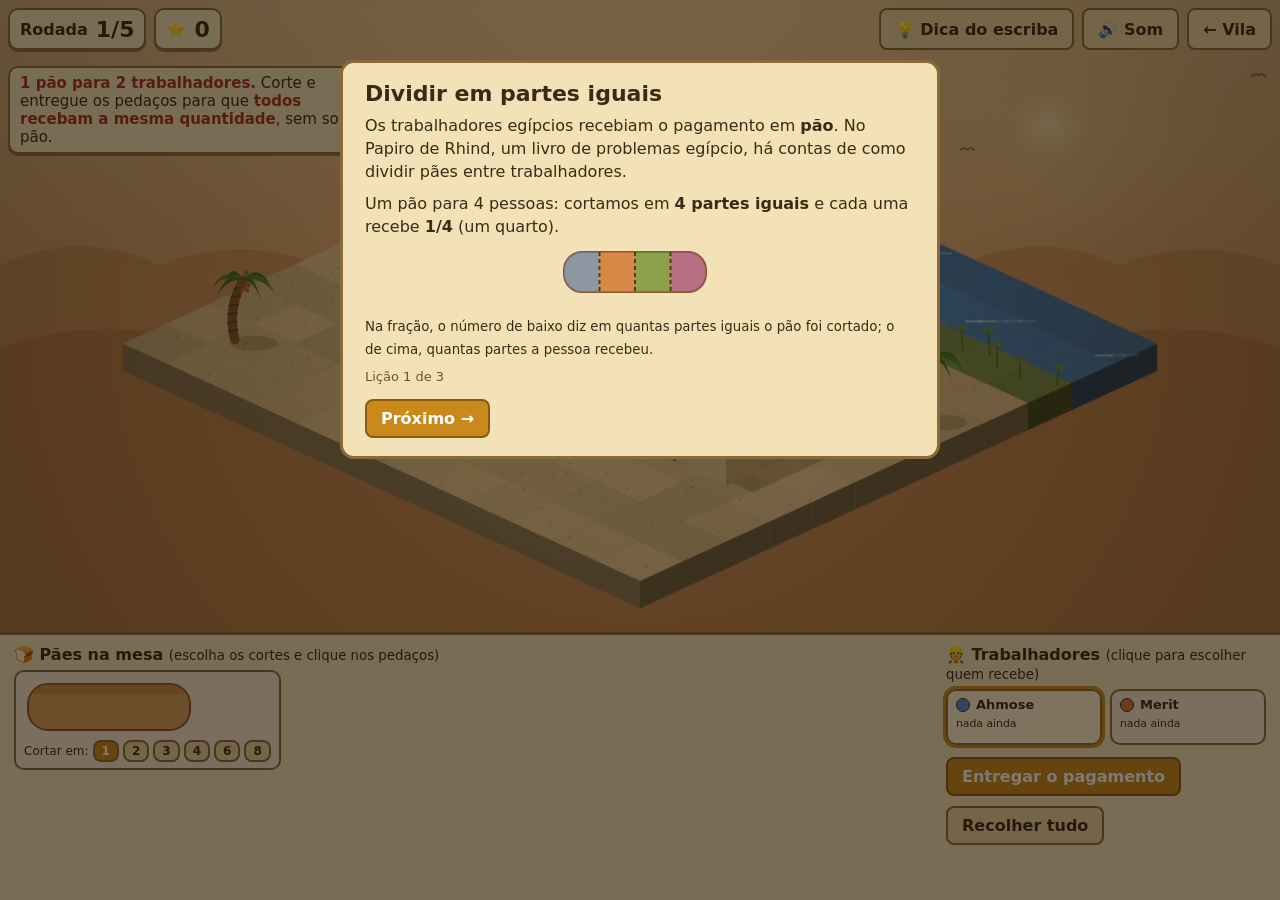
<file: paes.html>
<!doctype html>
<html lang="pt-BR">
<head>
<meta charset="utf-8">
<meta name="viewport" content="width=device-width, initial-scale=1">
<title>Era da Matemática — Dividir os pães</title>
<link rel="stylesheet" href="estilo.css">
<style>
.tela{display:grid;grid-template-rows:1fr auto}
#cena{position:relative;min-height:0}
#mesa{background:var(--papiro);border-top:3px solid var(--borda);padding:10px 14px;display:grid;grid-template-columns:1fr 320px;gap:14px;max-height:52vh;overflow:auto}
#mesa h3{margin:0 0 6px;font-size:16px}
.paes{display:flex;flex-wrap:wrap;gap:12px}
.pao{background:#f7ead0;border:2px solid var(--borda);border-radius:10px;padding:6px 8px}
.pao svg{display:block;cursor:pointer}
.pao .cortes{display:flex;gap:4px;align-items:center;font-size:12px;margin-top:4px;flex-wrap:wrap}
.pao .cortes button{font-size:12px;padding:2px 7px}
.pao .cortes button.ativo{background:var(--ouro);color:#fff}
.trab{display:grid;grid-template-columns:1fr 1fr;gap:8px}
.tr{border:2px solid var(--borda);border-radius:10px;padding:6px 8px;background:#f7ead0;cursor:pointer;font-size:13px}
.tr.sel{outline:3px solid var(--ouro);background:#fff3cf}
.tr .nome{font-weight:bold;display:flex;align-items:center;gap:6px}
.tr .bola{width:14px;height:14px;border-radius:50%;display:inline-block;border:1px solid #3b2a14}
.tr .prato{min-height:22px;margin-top:3px;font-size:13px}
.tr .humor{font-size:18px}
.tr.feliz{background:#e3f1d3}
.tr.bravo{background:#f9dcd4}
.passo{font-size:13px;color:#6d5430;margin:0}
.fig{display:block;margin:10px auto;max-width:100%}
.conta{font-size:18px;margin:10px 0;line-height:1.6}
.estrelas{font-size:24px}
@media (max-width:820px){#mesa{grid-template-columns:1fr}}
</style>
</head>
<body>
<div class="tela">
  <div id="cena">
    <canvas id="tela"></canvas>
    <div class="hud">
      <div class="painel num"><span>Rodada</span><span class="v" id="v-rodada">1/5</span></div>
      <div class="painel num"><span>⭐</span><span class="v" id="v-estrelas">0</span></div>
      <button class="sec direita" id="b-dica">💡 Dica do escriba</button>
      <button class="sec" id="b-som">🔊 Som</button>
      <button class="sec" id="b-vila">← Vila</button>
    </div>
    <div class="painel objetivo" id="objetivo"></div>
    <div class="painel fala" id="fala"><span class="quem"></span><span class="txt"></span></div>
  </div>
  <div id="mesa">
    <div><h3>🍞 Pães na mesa <small id="dica-mesa" style="font-weight:normal"></small></h3><div class="paes" id="paes"></div></div>
    <div><h3>👷 Trabalhadores <small style="font-weight:normal">(clique para escolher quem recebe)</small></h3><div class="trab" id="trab"></div>
      <div class="botoes"><button id="b-entregar">Entregar o pagamento</button><button class="sec" id="b-recolher">Recolher tudo</button></div><p class="aviso" id="av"></p></div>
  </div>
  <div class="fundo-modal" id="fundo-modal"><div class="modal" id="modal"></div></div>
</div>
<script src="comum.js"></script>
<script>
'use strict';
/* ===== Rodadas: pães e trabalhadores ===== */
const RODADAS = [{paes:1,trab:2},{paes:1,trab:4},{paes:3,trab:4},{paes:2,trab:3},{paes:6,trab:4}];
const NOMES = ['Ahmose','Merit','Senu','Nebet'];
const CORES = ['#5b8fd0','#d8763a','#5aa040','#a34fa0'];
const CORTES_POSSIVEIS = [1,2,3,4,6,8];

const $ = id => document.getElementById(id);
let timerFala=null;
function falar(quem,txt,seg=8){ const f=$('fala'); f.querySelector('.quem').textContent=quem; f.querySelector('.txt').innerHTML=txt; f.style.display='block'; clearTimeout(timerFala); timerFala=setTimeout(()=>f.style.display='none',seg*1000); }
function objetivo(h){ $('objetivo').innerHTML=h; }
const modalAberto=()=>$('fundo-modal').style.display==='flex';
function abrir(h){ if(!modalAberto()) Som.tocar('abrir'); $('modal').innerHTML=h; $('fundo-modal').style.display='flex'; $('modal').scrollTop=0; }
function fechar(){ $('fundo-modal').style.display='none'; }
$('b-vila').onclick=()=>location.href='egito.html';
botaoSom($('b-som'));

/* ===== Frações ===== */
const mdc=(a,b)=>{ while(b){ [a,b]=[b,a%b]; } return a; };
const mmc=(a,b)=>a/mdc(a,b)*b;
function fracTxt(n,d){ if(n===0) return '0'; const g=mdc(n,d); n/=g; d/=g; if(d===1) return `${n}`; if(n>d){ const i=Math.floor(n/d); return `${i} e ${n-i*d}/${d}`; } return `${n}/${d}`; }

/* ===== Estado ===== */
const E = { r:0, estrelas:0, paes:[], sel:0, entregue:false, padaria:0, resultados:[] };
const R = ()=>RODADAS[E.r];
function iniciarRodada(){
  const r=R(); E.entregue=false; E.sel=0;
  E.paes=[...Array(r.paes)].map(()=>({n:1, dono:[null]}));
  $('v-rodada').textContent=`${E.r+1}/${RODADAS.length}`; $('av').textContent='';
  objetivo(`<b>${r.paes} ${r.paes>1?'pães':'pão'} para ${r.trab} trabalhadores.</b> Corte e entregue os pedaços para que <b>todos recebam a mesma quantidade</b>, sem sobrar pão.`);
  renderMesa(); visitantes();
  if(E.r===4) falar('Escriba','Agora tem mais pães do que trabalhadores! Cada um vai receber mais de um pão inteiro.',9);
  else if(E.r===3) falar('Escriba','2 pães para 3 pessoas… em quantas partes cortar cada pão?',8);
}
function renderMesa(){
  const r=R();
  $('dica-mesa').textContent = E.entregue ? '' : '(escolha os cortes e clique nos pedaços)';
  $('paes').innerHTML = E.paes.map((p,i)=>{
    const W=170, H=58; let s=`<svg width="${W}" height="${H}" viewBox="0 0 ${W} ${H}" role="img" aria-label="Pão ${i+1} cortado em ${p.n} partes">
      <defs><clipPath id="cp${i}"><rect x="4" y="6" width="${W-8}" height="${H-12}" rx="20"/></clipPath></defs>
      <rect x="4" y="6" width="${W-8}" height="${H-12}" rx="20" fill="#d9a35a" stroke="#8a5a2a" stroke-width="2"/>
      <g clip-path="url(#cp${i})">`;
    const larg=(W-8)/p.n;
    for(let k=0;k<p.n;k++){ const d=p.dono[k], x=4+k*larg;
      s+=`<rect class="pedaco" data-p="${i}" data-k="${k}" x="${x}" y="6" width="${larg}" height="${H-12}" fill="${d===null?'transparent':CORES[d]}" fill-opacity="${d===null?0:0.55}"/>`;
      if(d!==null) s+=`<text x="${x+larg/2}" y="${H/2+5}" text-anchor="middle" font-size="13" font-weight="bold" fill="#fff" pointer-events="none">${NOMES[d][0]}</text>`; }
    s+=`<rect x="4" y="6" width="${W-8}" height="10" fill="#c27f38" opacity=".55" pointer-events="none"/></g>`;
    for(let k=1;k<p.n;k++) s+=`<line x1="${4+k*larg}" y1="6" x2="${4+k*larg}" y2="${H-6}" stroke="#5a3818" stroke-width="2" stroke-dasharray="4 3" pointer-events="none"/>`;
    s+='</svg>';
    return `<div class="pao">${s}<div class="cortes">Cortar em: ${CORTES_POSSIVEIS.map(n=>`<button class="sec ${p.n===n?'ativo':''}" data-corte="${n}" data-p="${i}" ${E.entregue?'disabled':''}>${n}</button>`).join('')}</div></div>`;
  }).join('');
  $('trab').innerHTML = [...Array(r.trab)].map((_,t)=>{
    const pedacos=[]; E.paes.forEach(p=>p.dono.forEach(d=>{ if(d===t) pedacos.push(p.n); }));
    const res=E.entregue?E.res[t]:null;
    return `<div class="tr ${E.sel===t&&!E.entregue?'sel':''} ${res?(res.justo?'feliz':'bravo'):''}" data-t="${t}" role="button" tabindex="0">
      <div class="nome"><span class="bola" style="background:${CORES[t]}"></span>${NOMES[t]} <span class="humor">${res?(res.justo?'😄':'😠'):''}</span></div>
      <div class="prato">${pedacos.length? pedacos.map(n=>n===1?'1':`1/${n}`).join(' + ') + (res?` = <b>${res.txt}</b>`:'') : '<small>nada ainda</small>'}</div></div>`;
  }).join('');
  if(E.entregue) return;
  document.querySelectorAll('[data-corte]').forEach(b=>b.onclick=()=>{ const p=E.paes[+b.dataset.p], n=+b.dataset.corte; if(p.n===n) return; p.n=n; p.dono=Array(n).fill(null); Som.tocar('plantar'); renderMesa(); });
  document.querySelectorAll('.pedaco').forEach(el=>el.onclick=()=>{ const p=E.paes[+el.dataset.p], k=+el.dataset.k;
    if(p.dono[k]===E.sel) p.dono[k]=null; else p.dono[k]=E.sel; Som.tocar('carga'); $('av').textContent=''; renderMesa(); });
  document.querySelectorAll('.tr').forEach(el=>{ const f=()=>{ E.sel=+el.dataset.t; Som.tocar('clique'); renderMesa(); }; el.onclick=f; el.onkeydown=e=>{ if(e.key==='Enter'||e.key===' ') f(); }; });
}
$('b-recolher').onclick=()=>{ if(E.entregue) return; E.paes.forEach(p=>p.dono.fill(null)); renderMesa(); };
$('b-entregar').onclick=()=>{
  if(E.entregue){ proxima(); return; }
  const r=R(); let L=1; E.paes.forEach(p=>L=mmc(L,p.n));
  const total=[...Array(r.trab)].fill(0); let sobra=0;
  E.paes.forEach(p=>p.dono.forEach(d=>{ if(d===null) sobra+=L/p.n; else total[d]+=L/p.n; }));
  if(sobra===r.paes*L){ $('av').className='aviso ruim'; $('av').textContent='Ninguém recebeu nada ainda! Clique num trabalhador e depois nos pedaços.'; Som.tocar('ruim'); return; }
  const max=Math.max(...total), justo=total.every(v=>v===total[0]) && total[0]>0;
  E.res=total.map(v=>({txt:fracTxt(v,L), justo: justo || v===max}));
  const semSobra = sobra===0;
  const est=(justo?1:0)+(justo&&semSobra?1:0);
  E.entregue=true; renderMesa();
  if(justo && semSobra){ Som.tocar('vitoria'); falar('Trabalhadores',`Todos receberam <b>${fracTxt(total[0],L)}</b> de pão. Divisão justa!`,8); cena.emitir(padaria.x+1,padaria.y+1,'confete',30); }
  else if(justo){ Som.tocar('bom'); falar('Escriba',`Foi justo: cada um recebeu ${fracTxt(total[0],L)}. Mas ${sobra%L===0 ? (sobra/L===1?'sobrou 1 pão inteiro':`sobraram ${sobra/L} pães inteiros`) : `sobrou ${fracTxt(sobra,L)} de pão`} na mesa, e vai endurecer.`,9); }
  else { Som.tocar('ruim'); const menos=total.map((v,i)=>v<max?NOMES[i]:null).filter(Boolean);
    falar(menos[0],`Ei! ${total.filter(v=>v===max).length>1?'Eles ganharam':'Ele ganhou'} mais que eu! Isso não é justo.`,9); }
  E.resultados[E.r]=Math.max(E.resultados[E.r]||0,est);
  E.estrelas=E.resultados.reduce((s,v)=>s+(v||0),0); $('v-estrelas').textContent=E.estrelas;
  E.padaria=Math.min(1,E.resultados.filter(v=>v>=1).length/RODADAS.length);
  $('b-entregar').textContent = E.r<RODADAS.length-1 ? 'Próxima rodada →' : 'Terminar a padaria';
  $('av').className='aviso '+(est===2?'bom':'ruim'); $('av').innerHTML=`${'⭐'.repeat(est)}${'☆'.repeat(2-est)} ${est<2?'<button class="sec" id="b-denovo" style="font-size:13px;padding:3px 8px">Tentar de novo</button>':''}`;
  if($('b-denovo')) $('b-denovo').onclick=()=>{ $('b-entregar').textContent='Entregar o pagamento'; iniciarRodada(); };
};
function proxima(){
  $('b-entregar').textContent='Entregar o pagamento';
  if(E.r<RODADAS.length-1){ E.r++; iniciarRodada(); } else final();
}

/* ===== Vila (em cima) ===== */
const cena = new Cena($('tela'), 12, 70);
const tipo=(x,y)=> y<2?'agua': y===2?'margem':'areia';
const templo={x:7.6, y:6.6, w:3, d:2};
const padaria={x:2.4, y:6.4, w:2, d:2};
const palmeiras=[{x:1.2,y:10.6},{x:11.2,y:4.6},{x:5.8,y:3.4}];
let gente=[];
function visitantes(){ const r=R(); gente=[...Array(r.trab)].map((_,i)=>({x:5.2+i*0.75, y:9.6+(i%2)*0.5})); }
let ultimo=performance.now(), padariaVis=0;
function quadro(agora){
  const dt=Math.max(0,Math.min(0.1,(agora-ultimo)/1000)); ultimo=Math.max(ultimo,agora);
  if(padariaVis<E.padaria){ padariaVis=Math.min(E.padaria,padariaVis+dt/2); if(Math.random()<0.2) cena.emitir(padaria.x+1,padaria.y+1,'poeira',1); }
  cena.comecar(dt); cena.chao(tipo);
  if(padariaVis<=0.01) cena.contorno(padaria,'rgba(120,80,40,.55)',2,[6,5]);
  const ents=[{d:templo.x+templo.y+2,f:()=>cena.templo(templo,1)}];
  if(padariaVis>0.01) ents.push({d:padaria.x+padaria.y+2,f:()=>cena.padaria(padaria,padariaVis)});
  for(const p of palmeiras) ents.push({d:p.x+p.y,f:()=>cena.palmeira(p)});
  gente.forEach((g,i)=>{ const res=E.entregue&&E.res?E.res[i]:null; ents.push({d:g.x+g.y,f:()=>cena.pessoa(g,'#f4efe2',{colar:CORES[i],balao:res?(res.justo?'😄':'😠'):null})}); });
  ents.sort((a,b)=>a.d-b.d).forEach(e=>e.f());
  cena.desenharFlutuantes(); cena.vinheta();
  requestAnimationFrame(quadro);
}

/* ===== Lição ===== */
function svgPaes(qtd, n, donos){
  const W=150,H=48, gap=10; let s=`<svg class="fig" width="${qtd*(W+gap)}" height="${H+8}" viewBox="0 0 ${qtd*(W+gap)} ${H+8}" role="img" aria-label="${qtd} pães cortados em ${n} partes">`;
  for(let q=0;q<qtd;q++){ const ox=q*(W+gap), larg=(W-8)/n;
    s+=`<defs><clipPath id="l${q}${n}${qtd}"><rect x="${ox+4}" y="4" width="${W-8}" height="${H-8}" rx="18"/></clipPath></defs><rect x="${ox+4}" y="4" width="${W-8}" height="${H-8}" rx="18" fill="#d9a35a" stroke="#8a5a2a" stroke-width="2"/><g clip-path="url(#l${q}${n}${qtd})">`;
    for(let k=0;k<n;k++){ const d=donos?donos[q][k]:null; if(d!==null&&d!==undefined) s+=`<rect x="${ox+4+k*larg}" y="4" width="${larg}" height="${H-8}" fill="${CORES[d]}" fill-opacity=".6"/>`; }
    s+='</g>'; for(let k=1;k<n;k++) s+=`<line x1="${ox+4+k*larg}" y1="4" x2="${ox+4+k*larg}" y2="${H-4}" stroke="#5a3818" stroke-width="2" stroke-dasharray="4 3"/>`; }
  return s+'</svg>';
}
const LICAO=[
  ()=>`<h2>Dividir em partes iguais</h2><p>Os trabalhadores egípcios recebiam o pagamento em <b>pão</b>. No Papiro de Rhind, um livro de problemas egípcio, há contas de como dividir pães entre trabalhadores.</p>
    <p>Um pão para 4 pessoas: cortamos em <b>4 partes iguais</b> e cada uma recebe <b>1/4</b> (um quarto).</p>${svgPaes(1,4,[[0,1,2,3]])}
    <p><small>Na fração, o número de baixo diz em quantas partes iguais o pão foi cortado; o de cima, quantas partes a pessoa recebeu.</small></p>`,
  ()=>`<h2>Mais de um pão</h2><p>3 pães para 4 pessoas: cortamos <b>cada pão em 4</b>, e cada pessoa pega um pedaço de cada pão.</p>${svgPaes(3,4,[[0,1,2,3],[0,1,2,3],[0,1,2,3]])}
    <div class="conta">1/4 + 1/4 + 1/4 = <b>3/4</b> para cada um</div>`,
  ()=>`<h2>Pedaços diferentes, mesma quantidade</h2><p>Metade de um pão é sempre metade, não importa como você corta:</p>${svgPaes(1,2,[[0,null]])}${svgPaes(1,4,[[0,0,null,null]])}${svgPaes(1,6,[[0,0,0,null,null,null]])}
    <div class="conta">1/2 = 2/4 = 3/6</div><p>São as <b>frações equivalentes</b>. Quando todos recebem a mesma quantidade, a divisão é justa, mesmo que os pedaços sejam de tamanhos diferentes!</p>`
];
function licao(i){
  const fim=i===LICAO.length-1;
  abrir(LICAO[i]()+`<p class="passo">Lição ${i+1} de ${LICAO.length}</p><div class="botoes">${i?'<button class="sec" id="b-ant">← Voltar</button>':''}<button id="b-prox">${fim?'Pagar os trabalhadores':'Próximo →'}</button></div>`);
  if(i) $('b-ant').onclick=()=>licao(i-1);
  $('b-prox').onclick=()=> fim ? (fechar(), Som.musica(true), falar('Mestre de obras','Os trabalhadores do templo querem o pagamento. Corte os pães e entregue os pedaços a cada um!',8)) : licao(i+1);
}

/* ===== Dicas e final ===== */
let nivelDica=0;
$('b-dica').onclick=()=>{
  const r=R();
  const d=[`Comece cortando cada pão em ${r.trab} partes: assim cada trabalhador pode pegar um pedaço de cada pão.`,
    'Clique num trabalhador para escolher quem recebe; depois clique nos pedaços que são dele.',
    'Para ser justo, todos precisam ter a mesma quantidade. Some as frações do prato de cada um e compare.'];
  falar('Escriba','💡 '+d[nivelDica%d.length],12); nivelDica++;
};
function final(){
  salvarProgresso('paes'); E.padaria=1; Som.tocar('vitoria'); cena.emitir(padaria.x+1,padaria.y+1,'confete',60);
  setTimeout(()=>abrir(`<h2>A padaria está funcionando!</h2><p>Você dividiu os pães de forma justa e descobriu que pedaços diferentes podem valer a mesma quantidade. <b>Conhecimento aprendido: frações.</b></p>
    <p class="estrelas" style="text-align:center">${'⭐'.repeat(E.estrelas)}${'☆'.repeat(10-E.estrelas)}</p><p style="text-align:center">${E.estrelas} de 10 estrelas</p>
    <p>Na árvore do conhecimento, o próximo passo já está liberado: <b>quanto cabe no silo?</b></p>
    <div class="botoes"><button id="b-volta">Voltar à vila</button><button class="sec" id="b-de">Jogar de novo</button></div>`),1800);
  setTimeout(()=>{ $('b-volta').onclick=()=>location.href='egito.html?novo=paes'; $('b-de').onclick=()=>location.reload(); },1900);
}
iniciarRodada(); requestAnimationFrame(quadro); setTimeout(()=>licao(0),300);
window.jogo=E;
</script>
</body>
</html>
</file>
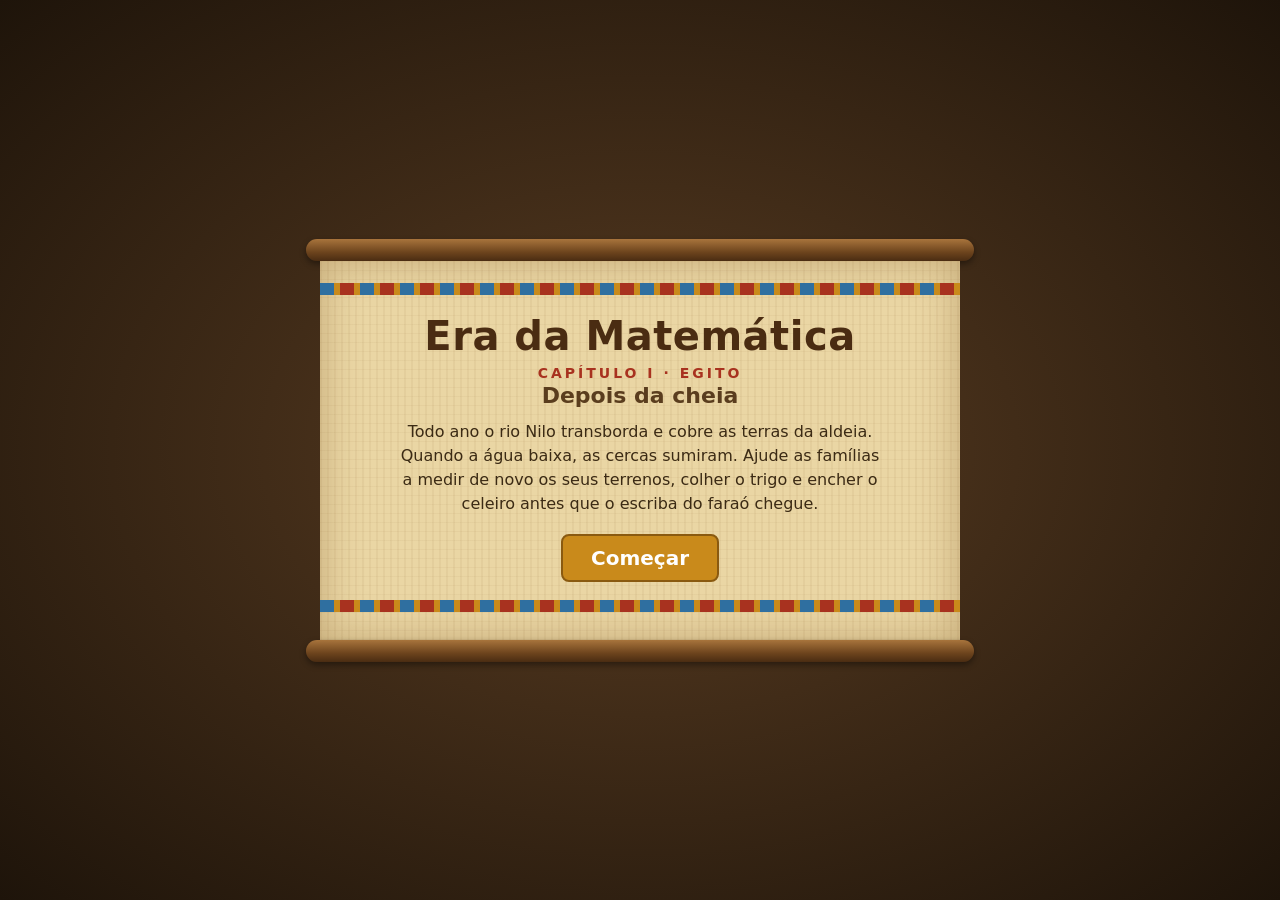
<file: terrenos.html>
<!doctype html>
<html lang="pt-BR">
<head>
<meta charset="utf-8">
<meta name="viewport" content="width=device-width, initial-scale=1">
<title>Era da Matemática — Egito</title>
<style>
:root{--papiro:#f3e2b8;--papiro2:#e9d39d;--tinta:#3b2a14;--borda:#8a6a3a;--ouro:#c98a1b;--fundo:#2a2118;--verde:#3f7a26;--vermelho:#a8321f}
*{box-sizing:border-box}
html,body{margin:0;height:100%;background:var(--fundo);font-family:"Trebuchet MS",system-ui,sans-serif;color:var(--tinta);overflow:hidden;user-select:none;-webkit-user-select:none}
#jogo{position:relative;width:100vw;height:100vh}
canvas{display:block;width:100%;height:100%;touch-action:none}
.painel{background:var(--papiro);border:2px solid var(--borda);border-radius:10px;padding:6px 10px;box-shadow:0 2px 0 rgba(0,0,0,.35)}
#hud{position:absolute;top:8px;left:8px;right:8px;display:flex;gap:8px;flex-wrap:wrap;pointer-events:none}
.num{display:flex;align-items:center;gap:8px;min-height:42px;font-weight:bold}
.num .v{font-size:22px}
.num small{font-weight:normal}
.pop{animation:pop .5s ease-out}
@keyframes pop{0%{transform:scale(1)}50%{transform:scale(1.35);color:var(--ouro)}100%{transform:scale(1)}}
#dia{display:flex;flex-direction:column;justify-content:center;gap:4px;min-width:130px}
#dia .linha{display:flex;align-items:center;gap:8px;font-weight:bold}
.sol{width:18px;height:18px;border-radius:50%;background:#f0a830;box-shadow:0 0 0 3px #f6d27a}
.barra{height:6px;background:#d7bf86;border-radius:3px;overflow:hidden}
.barra i{display:block;height:100%;width:0;background:var(--ouro)}
#meta{display:none}
#btn-dica,#btn-vel,#btn-escriba{pointer-events:auto;font:inherit;font-weight:bold;color:var(--tinta);cursor:pointer}
#btn-vel{margin-left:auto;order:1}
#btn-dica{order:2}
#btn-escriba{display:none;order:3;background:var(--ouro);color:#fff;animation:brilho 1s ease-in-out infinite alternate}
#btn-dica.chamando{animation:brilho 1s ease-in-out infinite alternate}
@keyframes brilho{from{box-shadow:0 0 0 0 #f6c74a}to{box-shadow:0 0 0 7px #f6c74a}}
.dica-item{background:var(--papiro2);border-radius:8px;padding:8px 12px;margin:8px 0}
.dica-item b{color:var(--vermelho)}
#esq{position:absolute;left:8px;top:66px;display:flex;flex-direction:column;gap:8px;max-width:min(360px,calc(100vw - 16px));pointer-events:none}
#objetivo{font-size:15px}
#objetivo b{color:var(--vermelho)}
#caderno{display:none;font-size:14px}
#caderno h3{margin:0 0 4px;font-size:14px}
#caderno table{border-collapse:collapse;width:100%}
#caderno td,#caderno th{padding:2px 6px;text-align:center;border-bottom:1px solid var(--papiro2)}
#caderno tr.melhor td{color:var(--verde);font-weight:bold}
#proposta{position:absolute;left:50%;transform:translateX(-50%);top:66px;display:none;text-align:center;min-width:300px;max-width:calc(100vw - 16px)}
#proposta .medidas{display:flex;gap:14px;justify-content:center;flex-wrap:wrap;font-size:15px}
#proposta .medidas b{font-size:20px;display:block}
#proposta .msg{font-weight:bold;margin:6px 0;min-height:1.2em}
#proposta .msg.ruim{color:var(--vermelho)}
#proposta .msg.bom{color:var(--verde)}
#fala{position:absolute;left:12px;bottom:12px;max-width:min(560px,calc(100vw - 24px));display:none;font-size:17px;line-height:1.4;pointer-events:none}
#fala .quem{font-weight:bold;color:var(--vermelho);font-size:14px;display:block}
#selecao{position:absolute;right:12px;bottom:12px;display:none;font-size:14px;pointer-events:none}
button{font:inherit;font-size:16px;font-weight:bold;cursor:pointer;background:var(--ouro);color:#fff;border:2px solid #8a5a10;border-radius:8px;padding:8px 14px}
button.sec{background:var(--papiro2);color:var(--tinta);border-color:var(--borda)}
button:active{transform:scale(.97)}
.botoes{display:flex;gap:10px;margin-top:10px;flex-wrap:wrap;justify-content:center}
#fundo-modal{position:absolute;inset:0;background:rgba(20,12,4,.55);display:none;align-items:flex-start;justify-content:center;padding:70px 16px 16px;z-index:10}
#modal{background:var(--papiro);border:3px solid var(--borda);border-radius:14px;padding:18px 20px;max-width:560px;width:100%;max-height:calc(100vh - 90px);overflow:auto}
#modal h2{margin:0 0 8px;font-size:22px}
#modal p{margin:8px 0;line-height:1.4}
#modal .botoes{justify-content:flex-start}
.jornada{display:flex;align-items:center;gap:6px;margin:14px 0;padding:12px;background:var(--papiro2);border-radius:10px}
.parada{display:flex;flex-direction:column;align-items:center;gap:4px;font-size:13px;font-weight:bold;min-width:70px;text-align:center}
.parada span{width:34px;height:34px;border-radius:50%;border:2px solid var(--borda);background:#d8c08a;display:flex;align-items:center;justify-content:center;font-size:16px;color:#7a6440}
.parada.feita span{background:var(--verde);border-color:#2c5a18;color:#fff}
.parada.atual span{background:var(--ouro);color:#fff}
.trilha{flex:1;border-top:3px dashed #b39a6a;margin-bottom:18px}
.trilha.aberta{border-color:var(--vermelho)}
#inicio{position:absolute;inset:0;z-index:20;display:flex;align-items:center;justify-content:center;padding:16px;background:radial-gradient(ellipse at center,#5a3d22,#1e140a)}
.rolo{width:min(640px,100%);display:flex;flex-direction:column;align-items:stretch;animation:desenrola .9s ease-out}
@keyframes desenrola{from{transform:scaleY(.08);opacity:.4}to{transform:scaleY(1);opacity:1}}
.vara{height:22px;border-radius:11px;background:linear-gradient(#a8743c,#6d441d 60%,#4a2c12);margin:0 -14px;box-shadow:0 3px 6px rgba(0,0,0,.4)}
.folha{background:#ead6a4;background-image:repeating-linear-gradient(90deg,rgba(140,100,50,.07) 0 2px,transparent 2px 7px),repeating-linear-gradient(0deg,rgba(140,100,50,.06) 0 1px,transparent 1px 9px);
  padding:22px 34px 28px;text-align:center;box-shadow:inset 0 0 40px rgba(120,80,30,.35)}
.friso{height:12px;margin:0 -34px 18px;background:repeating-linear-gradient(90deg,#2f6fa0 0 14px,#c98a1b 14px 20px,#a8321f 20px 34px,#c98a1b 34px 40px)}
.friso.baixo{margin:18px -34px 0}
.folha h1{margin:0;font-size:clamp(26px,5vw,40px);letter-spacing:.5px;color:#4a2c12}
.folha .cap{margin:6px 0 2px;font-size:14px;text-transform:uppercase;letter-spacing:3px;color:var(--vermelho);font-weight:bold}
.folha h2{margin:0 0 12px;font-size:22px;color:#5a3d1e}
.folha p{font-size:16px;line-height:1.5;margin:0 auto 18px;max-width:480px}
.folha button{font-size:20px;padding:10px 28px}
</style>
</head>
<body>
<div id="jogo">
  <canvas id="tela"></canvas>
  <div id="hud">
    <div class="painel num"><span>Trigo no celeiro</span><span class="v" id="v-trigo">0</span></div>
    <div class="painel num"><span>Madeira</span><span class="v" id="v-madeira">0</span></div>
    <div class="painel" id="dia"><div class="linha"><span class="sol"></span><span id="t-dia">Dia 1 de 5</span></div><div class="barra"><i id="b-dia"></i></div></div>
    <div class="painel num" id="meta"><span>Meta do escriba do faraó</span><span class="v" id="v-meta"></span><small>cestos</small></div>
    <button class="painel" id="btn-escriba">📜 Chamar o escriba agora</button>
    <button class="painel" id="btn-voltar" style="order:4;pointer-events:auto;font:inherit;font-weight:bold;color:var(--tinta);cursor:pointer" onclick="location.href='egito.html'">← Vila</button>
    <button class="painel" id="btn-vel" title="Velocidade do tempo">⏩ 1×</button>
    <button class="painel" id="btn-dica">💡 Dica do escriba</button>
    <button class="painel" id="btn-som" style="order:2;pointer-events:auto;font:inherit;font-weight:bold;color:var(--tinta);cursor:pointer">🔊 Som</button>
  </div>
  <div id="esq">
    <div class="painel" id="objetivo"></div>
    <div class="painel" id="caderno"></div>
  </div>
  <div class="painel" id="proposta"></div>
  <div class="painel" id="selecao"></div>
  <div class="painel" id="fala"><span class="quem"></span><span class="txt"></span></div>
  <div id="fundo-modal"><div id="modal"></div></div>
  <div id="inicio"><div class="rolo"><div class="vara"></div><div class="folha">
    <div class="friso"></div>
    <h1>Era da Matemática</h1>
    <div class="cap">Capítulo I · Egito</div>
    <h2>Depois da cheia</h2>
    <p>Todo ano o rio Nilo transborda e cobre as terras da aldeia. Quando a água baixa, as cercas sumiram. Ajude as famílias a medir de novo os seus terrenos, colher o trigo e encher o celeiro antes que o escriba do faraó chegue.</p>
    <button id="b-comecar">Começar</button>
    <div class="friso baixo"></div>
  </div><div class="vara"></div></div></div>
</div>
<script src="comum.js"></script>
<script>
'use strict';
/* ===== AJUSTES: mude estes números para deixar o jogo mais fácil ou mais difícil ===== */
const DIA_SEG = 55;          // duração de cada dia, em segundos
const DIAS = 5;              // dias até o escriba do faraó chegar
const META = 100;            // cestos de trigo que o escriba quer ver no celeiro
const CERCA_NEFERU = 40;     // pedaços de cerca da família de Neferu
const AREA_IPI = 36;         // quadradinhos de terra que a família de Ipi quer
const MADEIRA_INICIAL = 10;  // madeira no começo (cada pedaço de cerca gasta 1)
const CRESCER_SEG = 8;       // segundos para o trigo amadurecer
const CARGA = 10;            // quanto um aldeão carrega por viagem
const TEMPO_COLHER = 0.3;    // segundos para colher 1 quadradinho de trigo
const TEMPO_CORTAR = 0.45;   // segundos para cortar 1 de madeira
const VELOCIDADE = 3.2;      // casas do mapa por segundo
const ESPERA_IPI = 3;        // segundos até a família de Ipi chegar depois do 1º terreno
const RAPIDO = new URLSearchParams(location.search).has('rapido') ? 8 : 1; // ?rapido acelera (para testes)

const $ = id => document.getElementById(id);
const N = 20, TW = 64, TH = 32;
// terra que a cheia deixou: uma faixa para cada família
const ZONAS = { terreno1:{x:1, y:3, w:12, d:12, nome:'Terra de Neferu'}, terreno2:{x:14, y:3, w:6, d:12, nome:'Terra de Ipi'} };
const zonaAtual = () => ZONAS[E.fase] || null;

/* ===== Estado ===== */
const E = {
  tempo:0, pausado:false, acabou:false, fase:'terreno1', diaAvisado:1, tFase:0,
  estoque:{trigo:0, madeira:MADEIRA_INICIAL},
  aldeoes:[], recursos:[], campos:[], desenho:null, tentativas:[],
  celeiro:{x:9, y:17, w:2, d:2}, cabana:{x:13, y:17, w:2, d:2},
  visitante:null, selecionado:null, seta:null
};
const centro = b => [b.x+b.w/2, b.y+b.d/2];
[[2.5,17],[4.5,18.2],[6,17],[1.5,18.8],[17.5,17.4],[18.5,18.8]].forEach(([x,y])=>E.recursos.push({tipo:'madeira',x,y,qtd:30,max:30}));
function novoAldeao(x,y){ const a={x,y,estado:'parado',alvo:null,carga:0,tipoCarga:null,t:0}; E.aldeoes.push(a); return a; }
novoAldeao(11.5,16.4); novoAldeao(12.6,16.5);

/* ===== Tela ===== */
const cv=$('tela'), ctx=cv.getContext('2d');
let W=0,H=0,DPR=1,escala=1,ox=0,oy=0,T=0;
const p = (x,y) => [(x-y)*TW/2, (x+y)*TH/2];
const inv = (mx,my) => { const a=mx/(TW/2), b=my/(TH/2); return [(a+b)/2,(b-a)/2]; };
function ajustar(){
  DPR=window.devicePixelRatio||1; W=cv.clientWidth; H=cv.clientHeight;
  cv.width=Math.round(W*DPR); cv.height=Math.round(H*DPR);
  escala=Math.min((W-20)/(N*TW+20),(H-90)/(N*TH+60),1.6);
  ox=W/2; oy=70+Math.max(0,((H-80)-(N*TH)*escala)/2);
}
window.addEventListener('resize',ajustar); ajustar();

/* ===== Textos na tela ===== */
let timerFala=null;
function falar(quem,html,seg=8){ const f=$('fala'); f.querySelector('.quem').textContent=quem; f.querySelector('.txt').innerHTML=html; f.style.display='block';
  clearTimeout(timerFala); timerFala=setTimeout(()=>f.style.display='none',seg*1000); }
function objetivo(html){ $('objetivo').innerHTML=html; }
function abrirModal(html){ $('modal').innerHTML=html; $('fundo-modal').style.display='flex'; E.pausado=true; }
function fecharModal(){ $('fundo-modal').style.display='none'; E.pausado=false; }
const mostrado={trigo:-1,madeira:-1};
function renderNumeros(){
  for(const t of ['trigo','madeira']) if(mostrado[t]!==E.estoque[t]){
    const el=$('v-'+t); el.textContent=E.estoque[t];
    if(mostrado[t]>=0&&E.estoque[t]>mostrado[t]){ el.classList.remove('pop'); void el.offsetWidth; el.classList.add('pop'); }
    mostrado[t]=E.estoque[t]; }
}

/* ===== Terrenos: medidas ===== */
function retDoDesenho(d){ const x=Math.min(d.x0,d.x1), y=Math.min(d.y0,d.y1); return {x,y,w:Math.abs(d.x1-d.x0)+1,d:Math.abs(d.y1-d.y0)+1}; }
const perimetro = r => 2*(r.w+r.d);
const area = r => r.w*r.d;
function cruza(a,b){ return a.x<b.x+b.w && b.x<a.x+a.w && a.y<b.y+b.d && b.y<a.y+a.d; }
function naZona(tx,ty,z){ z=z||zonaAtual(); return !!z&&tx>=z.x&&tx<z.x+z.w&&ty>=z.y&&ty<z.y+z.d; }
const emAlgumaZona=(x,y)=>naZona(x,y,ZONAS.terreno1)||naZona(x,y,ZONAS.terreno2);
function avaliar(r){
  const P=perimetro(r), A=area(r);
  if(E.campos.some(c=>cruza(c,r))) return {ok:false,msg:'Esse terreno invade o de outra família.'};
  if(E.fase==='terreno1'){
    if(P>CERCA_NEFERU) return {ok:false,msg:`Falta cerca: precisa de ${P}, a família só tem ${CERCA_NEFERU}.`};
    return {ok:true,msg:P<CERCA_NEFERU?`Cabe! Sobram ${CERCA_NEFERU-P} pedaços de cerca.`:'Cabe! Usa toda a cerca.'};
  }
  if(A!==AREA_IPI) return {ok:false,msg:`A família quer exatamente ${AREA_IPI} quadradinhos. Este tem ${A}.`};
  if(P>E.estoque.madeira) return {ok:false,msg:`A área está certa! Mas falta madeira: a cerca gasta ${P} e você tem ${E.estoque.madeira}.`};
  return {ok:true,msg:'Área certa e madeira suficiente.'};
}
function renderProposta(){
  const el=$('proposta'), d=E.desenho;
  if(!d){ el.style.display='none'; return; }
  const r=retDoDesenho(d), av=avaliar(r);
  const t2=E.fase==='terreno2';
  el.style.display='block';
  el.innerHTML=`<div class="medidas"><span>Medidas<b>${r.w} × ${r.d}</b></span><span>Cerca usada<b>${perimetro(r)}</b></span><span>${t2?'Área':'Trigo previsto'}<b>${area(r)}</b></span></div>
    <div class="msg ${av.ok?'bom':'ruim'}">${av.msg}</div>
    ${d.solto?`<div class="botoes">${av.ok?'<button id="b-cercar">Cercar aqui</button>':''}<button class="sec" id="b-apagar">Desenhar de novo</button></div>`:''}`;
  if(d.solto){ $('b-apagar').onclick=()=>{E.desenho=null; renderProposta();}; if(av.ok) $('b-cercar').onclick=()=>cercar(r); }
}
function anotar(r){
  if(E.tentativas.some(t=>t.w===r.w&&t.d===r.d||t.w===r.d&&t.d===r.w)) return;
  if(E.fase==='terreno2'&&area(r)!==AREA_IPI) return;
  if(E.fase==='terreno1'&&perimetro(r)>CERCA_NEFERU) return;
  E.tentativas.push({w:r.w,d:r.d}); renderCaderno();
}
function renderCaderno(){
  const el=$('caderno');
  if(!E.tentativas.length||!(E.fase==='terreno1'||E.fase==='terreno2')){ el.style.display='none'; return; }
  const t2=E.fase==='terreno2';
  const lista=E.tentativas.map(t=>({...t,P:perimetro(t),A:area(t)}));
  const melhor = t2 ? Math.min(...lista.map(t=>t.P)) : Math.max(...lista.map(t=>t.A));
  el.style.display='block';
  el.innerHTML=`<h3>Caderno do escriba: terrenos que você testou</h3><table><tr><th>Medidas</th><th>Cerca</th><th>${t2?'Área':'Trigo'}</th></tr>`+
    lista.map(t=>`<tr class="${(t2?t.P:t.A)===melhor&&lista.length>1?'melhor':''}"><td>${t.w} × ${t.d}</td><td>${t.P}</td><td>${t.A}</td></tr>`).join('')+'</table>';
}
function cercar(r){
  Som.tocar('plantar'); setTimeout(()=>Som.tocar('bom'),200);
  const c={...r, dono:E.fase==='terreno1'?'Neferu':'Ipi', estado:'crescendo', t:0, tiles:[]};
  for(let i=0;i<r.w;i++) for(let j=0;j<r.d;j++) c.tiles.push({x:r.x+i,y:r.y+j,ok:true});
  E.campos.push(c); E.desenho=null; renderProposta();
  const P=perimetro(r), A=area(r);
  if(E.fase==='terreno1'){
    E.fase='crescer1'; E.tFase=0; E.tentativas=[]; renderCaderno();
    $('meta').style.display='flex'; $('v-meta').textContent=META;
    falar('Ancião', A===100 ? 'Que terreno! 100 cestos de trigo com só 40 pedaços de cerca. Nenhum formato rende mais.'
      : `Bom terreno: vai render ${A} cestos. Dizem que, com a mesma cerca, existe um formato que rende ainda mais…`, 10);
    E.seta=E.recursos[2];
    objetivo('O trigo está crescendo. Enquanto isso, clique num <b>aldeão</b> e depois numa <b>palmeira</b> para cortar madeira.');
  } else {
    E.estoque.madeira-=P; E.fase='colheita'; E.tentativas=[]; renderCaderno();
    falar('Família de Ipi', P===24 ? 'Perfeito! Com 36 de terra, nenhum formato gasta menos que 24 de cerca. E o nosso filho vai ajudar na colheita!'
      : `Obrigado! Gastou ${P} de cerca. Será que dava para gastar menos? Nosso filho vai ajudar na colheita!`, 10);
    const v=E.visitante; novoAldeao(v.x,v.y); E.visitante=null;
    objetivo('Colha o trigo e guarde no <b>celeiro</b> antes de o escriba do faraó chegar.');
  }
}

/* ===== Aldeões ===== */
const dist=(a,b,x,y)=>Math.hypot(a-x,b-y);
function palmeiraProxima(x,y){ let m=null,dm=1e9; for(const r of E.recursos) if(r.qtd>0){ const d=dist(r.x,r.y,x,y); if(d<dm){dm=d;m=r;} } return m; }
function tileProximo(c,x,y){ let m=null,dm=1e9; for(const t of c.tiles) if(t.ok&&!t.reservado){ const d=dist(t.x+.5,t.y+.5,x,y); if(d<dm){dm=d;m=t;} } return m; }
function mover(a,tx,ty,dt){ const d=dist(a.x,a.y,tx,ty); if(d<0.05) return true; const s=Math.min(d,VELOCIDADE*dt); a.x+=(tx-a.x)/d*s; a.y+=(ty-a.y)/d*s; a.andando=true; return false; }
function liberar(a){ if(a.tile){ a.tile.reservado=false; a.tile=null; } }
function mandar(a,alvo){
  liberar(a);
  const tipo = alvo.tiles ? 'trigo' : 'madeira';
  if(a.carga>0 && a.tipoCarga!==tipo){ a.estado='voltando'; a.depois=alvo; } else { a.alvo=alvo; a.estado='indo'; }
  if(tipo==='madeira'&&E.seta&&E.seta.tipo==='madeira') E.seta=null;
  if(tipo==='trigo'&&E.seta&&E.seta.tiles) E.seta=null;
}
function atualizarAldeao(a,dt){
  a.andando=false;
  const campo = a.alvo && a.alvo.tiles;
  if(a.estado==='indo'){
    if(campo){
      if(!a.tile){ a.tile=tileProximo(a.alvo,a.x,a.y); if(!a.tile){ a.estado=a.carga?'voltando':'parado'; return; } a.tile.reservado=true; }
      if(mover(a,a.tile.x+.5,a.tile.y+.5,dt)){ a.estado='colhendo'; a.t=0; }
    } else {
      if(!a.alvo||a.alvo.qtd<=0){ a.alvo=palmeiraProxima(a.x,a.y); if(!a.alvo){ a.estado=a.carga?'voltando':'parado'; return; } }
      if(dist(a.x,a.y,a.alvo.x,a.alvo.y)<0.55){ a.estado='colhendo'; a.t=0; } else mover(a,a.alvo.x,a.alvo.y+0.35,dt);
    }
  } else if(a.estado==='colhendo'){
    a.t+=dt;
    if(campo){ if(a.t>=TEMPO_COLHER){ a.tile.ok=false; liberar(a); a.carga++; a.tipoCarga='trigo';
        a.estado = (a.carga>=CARGA || !tileProximo(a.alvo,a.x,a.y)) ? 'voltando' : 'indo'; } }
    else { const r=a.alvo; if(r.qtd<=0){ a.estado=a.carga?'voltando':'indo'; return; }
      if(a.t>=TEMPO_CORTAR){ a.t=0; r.qtd--; a.carga++; a.tipoCarga='madeira'; if(a.carga>=CARGA) a.estado='voltando'; } }
  } else if(a.estado==='voltando'){
    const [dx,dy]=centro(a.tipoCarga==='trigo'?E.celeiro:E.cabana);
    if(dist(a.x,a.y,dx,dy)<1.4){
      if(a.carga>0){ Som.tocar(a.tipoCarga==='trigo'?'carga':'tijolo'); E.estoque[a.tipoCarga]+=a.carga; flutuantes.push({x:dx,y:dy,t0:T,txt:`+${a.carga} ${a.tipoCarga}`,cor:a.tipoCarga==='trigo'?'#ffd968':'#f0c08a'}); a.carga=0; }
      if(a.depois){ a.alvo=a.depois; a.depois=null; a.estado='indo'; }
      else if(a.alvo && (a.alvo.tiles ? tileProximo(a.alvo,a.x,a.y) : a.alvo.qtd>0||palmeiraProxima(a.x,a.y))) a.estado='indo';
      else a.estado='parado';
    } else mover(a,dx,dy-0.2,dt);
  } else if(a.estado==='andando'){ if(mover(a,a.dest[0],a.dest[1],dt)) a.estado='parado'; }
}

/* ===== Cliques ===== */
function ptJogo(e){ const r=cv.getBoundingClientRect(); return [(e.clientX-r.left-ox)/escala,(e.clientY-r.top-oy)/escala]; }
const dentro=(b,x,y)=>x>=b.x&&x<b.x+b.w&&y>=b.y&&y<b.y+b.d;
const desenhando=()=>E.fase==='terreno1'||E.fase==='terreno2';
cv.addEventListener('pointerdown',e=>{
  if(E.pausado||E.acabou) return;
  const [mx,my]=ptJogo(e);
  for(const a of E.aldeoes){ const [sx,sy]=p(a.x,a.y); if(Math.hypot(mx-sx,my-(sy-14))<16){ E.selecionado=a; return; } }
  if(E.visitante){ const [sx,sy]=p(E.visitante.x,E.visitante.y); if(Math.hypot(mx-sx,my-(sy-14))<20){ abrirVisita(); return; } }
  for(const r of E.recursos){ if(r.qtd<=0) continue; const [sx,sy]=p(r.x,r.y); if(Math.hypot(mx-sx,my-(sy-32))<26){
      if(!E.selecionado){ falar('Escriba','Primeiro clique num aldeão, depois diga o que ele deve fazer.',5); return; }
      mandar(E.selecionado,r); return; } }
  const [fx,fy]=inv(mx,my), tx=Math.floor(fx), ty=Math.floor(fy);
  if(desenhando() && naZona(tx,ty)){
    E.desenho={x0:tx,y0:ty,x1:tx,y1:ty,solto:false}; cv.setPointerCapture(e.pointerId); renderProposta(); return; }
  const campo=E.campos.find(c=>dentro(c,fx,fy));
  if(campo){
    if(campo.estado==='crescendo'){ falar('Escriba','Esse trigo ainda está crescendo. Espere amadurecer.',5); return; }
    if(!E.selecionado){ falar('Escriba','Primeiro clique num aldeão, depois no campo.',5); return; }
    mandar(E.selecionado,campo); return; }
  if(E.selecionado && fx>0.3&&fx<N-0.3&&fy>2.3&&fy<N-0.3){ const a=E.selecionado; liberar(a); a.estado='andando'; a.dest=[fx,fy]; a.alvo=null; }
});
cv.addEventListener('pointermove',e=>{
  const d=E.desenho; if(!d||d.solto) return;
  const [mx,my]=ptJogo(e); let [fx,fy]=inv(mx,my);
  const Z=zonaAtual(); if(!Z) return;
  const tx=Math.max(Z.x,Math.min(Z.x+Z.w-1,Math.floor(fx))), ty=Math.max(Z.y,Math.min(Z.y+Z.d-1,Math.floor(fy)));
  if(tx!==d.x1||ty!==d.y1){ d.x1=tx; d.y1=ty; renderProposta(); }
});
cv.addEventListener('pointerup',()=>{ const d=E.desenho; if(!d||d.solto) return; d.solto=true; anotar(retDoDesenho(d)); renderProposta(); });

/* ===== Família de Ipi ===== */
function abrirVisita(){
  abrirModal(`<h2>A família de Ipi</h2>
    <p>“A cheia levou a nossa cerca também. Queremos <b>exatamente ${AREA_IPI} quadradinhos</b> de terra.”</p>
    <p>“Mas agora a cerca é feita da madeira da aldeia: <b>cada pedaço de cerca gasta 1 de madeira</b>. Escolha o formato que gasta <b>menos cerca</b>.”</p>
    <div class="botoes"><button id="b-ok">Vamos medir</button></div>`);
  $('b-ok').onclick=()=>{ fecharModal(); E.fase='terreno2'; E.tFase=0; E.seta=null; E.tentativas=[]; renderCaderno();
    objetivo(`Desenhe o terreno de Ipi na <b>faixa de terra da direita</b>: <b>${AREA_IPI} quadradinhos</b>, gastando o mínimo de cerca. Sem madeira suficiente? Mande aldeões às palmeiras.`); };
}

/* ===== Dicas do escriba (3 níveis por etapa: empurrãozinho, caminho, quase a resposta) ===== */
const DICAS = {
  terreno1:[
    'Teste formatos bem diferentes: compridos e estreitos, ou mais "quadradinhos". O caderno do escriba anota todos.',
    `Olhe no caderno: com a mesma cerca (${CERCA_NEFERU}), quando os dois lados ficam mais parecidos, o trigo aumenta ou diminui?`,
    `Tente um terreno com os quatro lados iguais. Com ${CERCA_NEFERU} de cerca, cada lado fica com ${CERCA_NEFERU} ÷ 4 = ${CERCA_NEFERU/4}.`],
  crescer1:['Enquanto o trigo cresce, clique num aldeão e depois numa palmeira para juntar madeira. Ela vai fazer falta logo, logo!'],
  visita2:['Clique no viajante de roupa azul, perto da casa.'],
  terreno2:[
    `A área precisa ser exatamente ${AREA_IPI}. Que pares de números, multiplicados, dão ${AREA_IPI}? Por exemplo, 4 × 9.`,
    'Agora compare a cerca de cada um: um terreno 9 × 4 gasta 9 + 4 + 9 + 4 = 26. Algum outro gasta menos?',
    'Quanto mais parecidos os lados, menos cerca. Tente 6 × 6. Se faltar madeira, mande aldeões às palmeiras.'],
  colheita:[`Clique num aldeão e depois num campo dourado. Coloque todos para colher: cada viagem leva ${CARGA} cestos ao celeiro. Achou lento? Use o botão ⏩ no alto.`]
};
const nivelDica={}, dicaOferecida={};
function abrirDica(){
  $('btn-dica').classList.remove('chamando');
  const lista=DICAS[E.fase]||['Continue assim! Você está indo bem.'];
  const n=Math.max(1,nivelDica[E.fase]||1); nivelDica[E.fase]=n;
  const nomes=['Empurrãozinho','Caminho','Quase a resposta'];
  let h='<h2>💡 Dica do escriba</h2>';
  for(let i=0;i<n;i++) h+=`<div class="dica-item">${lista.length>1?`<b>${nomes[i]}:</b> `:''}${lista[i]}</div>`;
  h+=`<div class="botoes">${n<lista.length?'<button class="sec" id="b-mais">Mais uma dica</button>':''}<button id="b-ok">Voltar ao jogo</button></div>`;
  abrirModal(h);
  $('b-ok').onclick=fecharModal;
  if($('b-mais')) $('b-mais').onclick=()=>{ nivelDica[E.fase]=n+1; abrirDica(); };
}
E.vel=1;
$('btn-vel').onclick=()=>{ E.vel = E.vel===3 ? 1 : E.vel+1; $('btn-vel').textContent=`⏩ ${E.vel}×`; };
$('btn-escriba').onclick=()=>{ if(!E.acabou&&!E.pausado) terminar(); };
function podeChamarEscriba(){
  if(E.estoque.trigo>=META) return true;
  const tudoColhido = E.campos.length===2 && E.campos.every(c=>c.estado==='maduro'&&c.tiles.every(t=>!t.ok));
  return tudoColhido && E.aldeoes.every(a=>!(a.carga>0&&a.tipoCarga==='trigo'));
}
$('btn-dica').onclick=()=>{ if(!E.acabou&&$('inicio').style.display==='none') abrirDica(); };
function oferecerDica(){
  if(dicaOferecida[E.fase]||nivelDica[E.fase]) return;
  let travou=false;
  if(E.fase==='terreno1') travou = E.tFase>60 || (E.tentativas.length>=4 && !E.tentativas.some(t=>area(t)===100));
  if(E.fase==='terreno2') travou = E.tFase>60 || (E.tentativas.length>=3 && !E.tentativas.some(t=>perimetro(t)===24));
  if(E.fase==='visita2') travou = E.tFase>25;
  if(travou){ dicaOferecida[E.fase]=true; $('btn-dica').classList.add('chamando');
    falar('Escriba','Está difícil? Clique em 💡 Dica do escriba, no alto da tela.',7); }
}

/* ===== Desenho ===== */
function losango(x,y,cor){ ctx.beginPath(); let q=p(x,y); ctx.moveTo(q[0],q[1]); q=p(x+1,y); ctx.lineTo(q[0],q[1]); q=p(x+1,y+1); ctx.lineTo(q[0],q[1]); q=p(x,y+1); ctx.lineTo(q[0],q[1]); ctx.closePath(); ctx.fillStyle=cor; ctx.fill(); }
function poli(pts,cor){ ctx.beginPath(); ctx.moveTo(pts[0][0],pts[0][1]); for(const q of pts.slice(1)) ctx.lineTo(q[0],q[1]); ctx.closePath(); ctx.fillStyle=cor; ctx.fill(); }
function contorno(r,cor,larg,traco){
  const A=p(r.x,r.y),B=p(r.x+r.w,r.y),C=p(r.x+r.w,r.y+r.d),D=p(r.x,r.y+r.d);
  ctx.setLineDash(traco||[]); ctx.strokeStyle=cor; ctx.lineWidth=larg; ctx.beginPath(); ctx.moveTo(A[0],A[1]); ctx.lineTo(B[0],B[1]); ctx.lineTo(C[0],C[1]); ctx.lineTo(D[0],D[1]); ctx.closePath(); ctx.stroke(); ctx.setLineDash([]);
}
/* textura: números aleatórios fixos para cada casa do mapa */
const RUIDO=[]; { let s=7; for(let i=0;i<N*N*4;i++){ s=(s*16807)%2147483647; RUIDO.push(s/2147483647); } }
const rr=(x,y,k=0)=>RUIDO[(((y*N+x)*4+k)%RUIDO.length+RUIDO.length)%RUIDO.length];
const cor=(r,g,b,f)=>`rgb(${Math.round(Math.min(255,r*f))},${Math.round(Math.min(255,g*f))},${Math.round(Math.min(255,b*f))})`;
const BASE={agua:[74,138,196],margem:[128,156,78],lama:[136,104,66],areia:[230,200,140]};
const tipoChao=(x,y)=>y<2?'agua':y===2?'margem':emAlgumaZona(x,y)?'lama':'areia';
function desenharChao(){
  for(let y=0;y<N;y++) for(let x=0;x<N;x++){
    const t=tipoChao(x,y), b=BASE[t];
    let f=0.94+rr(x,y)*0.1;
    if(t==='agua') f=(y===0?0.88:0.98)+Math.sin(T*1.2+x*0.8+y)*0.025;
    losango(x,y,cor(...b,f));
    if(t==='areia'){ ctx.fillStyle='rgba(150,105,55,.28)'; for(let k=1;k<3;k++){ const [sx,sy]=p(x+rr(x,y,k),y+rr(x,y,k+1)); ctx.fillRect(sx,sy,2,1.5); } }
    if(t==='lama'&&rr(x,y,3)>0.78){ const [sx,sy]=p(x+.5,y+.5); ctx.fillStyle='rgba(255,255,255,.07)'; ctx.beginPath(); ctx.ellipse(sx,sy,14,5,0,0,7); ctx.fill(); }
  }
  const esp=22;
  for(let x=0;x<N;x++){ const a=p(x,N),b=p(x+1,N); poli([a,b,[b[0],b[1]+esp],[a[0],a[1]+esp]],cor(...BASE[tipoChao(x,N-1)],0.62)); }
  for(let y=0;y<N;y++){ const a=p(N,y),b=p(N,y+1); poli([a,b,[b[0],b[1]+esp],[a[0],a[1]+esp]],cor(...BASE[tipoChao(N-1,y)],0.48)); }
  ctx.lineCap='round';
  for(let x=0;x<N;x++) for(let k=0;k<2;k++){
    const [sx,sy]=p(x+0.25+0.5*k+rr(x,2,k)*0.2,2.2+rr(x,2,k+2)*0.3); const h=13+rr(x,2,3)*6, bal=Math.sin(T*1.5+x+k)*1.5;
    ctx.strokeStyle='#4f7d2a'; ctx.lineWidth=1.5; ctx.beginPath(); ctx.moveTo(sx,sy); ctx.lineTo(sx+bal,sy-h); ctx.stroke();
    ctx.strokeStyle='#6f9a35'; ctx.lineWidth=1.2; ctx.beginPath();
    for(let i=-2;i<=2;i++){ ctx.moveTo(sx+bal,sy-h); ctx.lineTo(sx+bal+i*2.6,sy-h-4+Math.abs(i)*1.2); } ctx.stroke();
  }
  for(const [fase,Z] of Object.entries(ZONAS)){
    const ativa=E.fase===fase;
    ctx.strokeStyle=ativa?'rgba(255,240,210,.45)':'rgba(255,240,210,.12)'; ctx.lineWidth=1;
    for(let i=0;i<=Z.w;i++){ const a=p(Z.x+i,Z.y),b=p(Z.x+i,Z.y+Z.d); ctx.beginPath(); ctx.moveTo(a[0],a[1]); ctx.lineTo(b[0],b[1]); ctx.stroke(); }
    for(let j=0;j<=Z.d;j++){ const a=p(Z.x,Z.y+j),b=p(Z.x+Z.w,Z.y+j); ctx.beginPath(); ctx.moveTo(a[0],a[1]); ctx.lineTo(b[0],b[1]); ctx.stroke(); }
    if(ativa){ contorno(Z,'rgba(255,230,150,'+(0.5+0.3*Math.sin(T*3))+')',3); }
  }
  ctx.lineWidth=1.6;
  for(let i=0;i<46;i++){ const xx=(i*2.37+T*0.35)%N, yy=0.15+((i*0.618)%1)*1.7; const al=0.25+0.35*Math.max(0,Math.sin(T*2+i));
    const [sx,sy]=p(xx,yy); ctx.strokeStyle=`rgba(255,255,255,${al})`; ctx.beginPath(); ctx.moveTo(sx-6,sy); ctx.lineTo(sx+6,sy); ctx.stroke(); }
}
function desenharCampos(){
  for(const c of E.campos){
    const k=c.estado==='crescendo'?c.t/CRESCER_SEG:1, maduro=c.estado==='maduro';
    for(const t of c.tiles){
      const f=0.95+rr(t.x,t.y)*0.08;
      losango(t.x,t.y, !t.ok?cor(178,148,88,f) : maduro?cor(206,164,62,f) : cor(120+20*k,104+50*k,62,f));
    }
    ctx.lineCap='round';
    ctx.strokeStyle='#8a6a34'; ctx.lineWidth=1.2; ctx.beginPath();
    for(const t of c.tiles) if(!t.ok) for(let q=0;q<4;q++){ const [sx,sy]=p(t.x+0.25+0.5*(q%2),t.y+0.25+0.5*(q>>1)); ctx.moveTo(sx-2,sy); ctx.lineTo(sx-2,sy-2.5); ctx.moveTo(sx+2,sy); ctx.lineTo(sx+2,sy-2.5); }
    ctx.stroke();
    const cabecas=[];
    ctx.strokeStyle=maduro?'#b8861f':'#5f9a2e'; ctx.lineWidth=1.3; ctx.beginPath();
    for(const t of c.tiles) if(t.ok) for(let q=0;q<4;q++){
      const [sx,sy]=p(t.x+0.25+0.5*(q%2),t.y+0.25+0.5*(q>>1)); const h=maduro?12:2+9*k, bal=Math.sin(T*2+t.x*0.7+t.y*0.3)*(maduro?1.6:0.6);
      for(const o of [-2.2,0,2.2]){ ctx.moveTo(sx+o,sy); ctx.lineTo(sx+o+bal,sy-h); if(maduro) cabecas.push([sx+o+bal,sy-h]); }
    }
    ctx.stroke();
    ctx.fillStyle='#ecc75c'; for(const [x,y] of cabecas){ ctx.beginPath(); ctx.ellipse(x,y-1.5,1.4,3,0,0,7); ctx.fill(); }
    const A=p(c.x,c.y),B=p(c.x+c.w,c.y),C=p(c.x+c.w,c.y+c.d),D=p(c.x,c.y+c.d);
    ctx.strokeStyle='#7a5228'; ctx.lineWidth=1.6;
    for(const h of [4,8]){ ctx.beginPath(); ctx.moveTo(A[0],A[1]-h); ctx.lineTo(B[0],B[1]-h); ctx.lineTo(C[0],C[1]-h); ctx.lineTo(D[0],D[1]-h); ctx.closePath(); ctx.stroke(); }
    const postes=[]; for(let i=0;i<=c.w;i++){ postes.push([c.x+i,c.y],[c.x+i,c.y+c.d]); } for(let j=1;j<c.d;j++){ postes.push([c.x,c.y+j],[c.x+c.w,c.y+j]); }
    for(const [x,y] of postes){ const [sx,sy]=p(x,y); ctx.fillStyle='#5a3818'; ctx.fillRect(sx-1.5,sy-11,3,11); ctx.fillStyle='#9a7040'; ctx.fillRect(sx-1.5,sy-11,3,2); }
  }
}
function desenharDesenho(rotulos){
  const d=E.desenho; if(!d) return;
  const r=retDoDesenho(d), ok=avaliar(r).ok;
  if(rotulos){
    ctx.font='bold 16px Trebuchet MS'; ctx.textAlign='center'; ctx.lineWidth=4; ctx.strokeStyle='#2a2118'; ctx.fillStyle='#fff';
    const a=p(r.x+r.w/2,r.y+r.d), b=p(r.x+r.w,r.y+r.d/2);
    ctx.strokeText(r.w,a[0]-10,a[1]+20); ctx.fillText(r.w,a[0]-10,a[1]+20);
    ctx.strokeText(r.d,b[0]+12,b[1]+20); ctx.fillText(r.d,b[0]+12,b[1]+20);
    return;
  }
  for(let i=0;i<r.w;i++) for(let j=0;j<r.d;j++) losango(r.x+i,r.y+j, ok?'rgba(120,200,90,.45)':'rgba(220,70,50,.45)');
  contorno(r, ok?'#f7f0c8':'#ffd0c0', 2.5, [6,4]);
}
function caixa(b,h,cores){ const A=p(b.x,b.y),B=p(b.x+b.w,b.y),C=p(b.x+b.w,b.y+b.d),D=p(b.x,b.y+b.d),up=q=>[q[0],q[1]-h];
  poli([D,C,up(C),up(D)],cores[0]); poli([C,B,up(B),up(C)],cores[1]); poli([up(A),up(B),up(C),up(D)],cores[2]); return {A,B,C,D,up}; }
function sombra(b){ const pts=[p(b.x,b.y),p(b.x+b.w,b.y),p(b.x+b.w,b.y+b.d),p(b.x,b.y+b.d)].map(q=>[q[0]+20,q[1]+5]); poli(pts,'rgba(70,40,10,.22)'); }
function desenharCabana(){
  const b=E.cabana; sombra(b);
  const k=caixa(b,32,['#d4b282','#b08e5e','#ead5aa']); const {A,B,C,D,up}=k, u5=q=>[q[0],q[1]-5];
  poli([D,C,u5(C),u5(D)],'#b8935f'); poli([C,B,u5(B),u5(C)],'#93734a');
  ctx.strokeStyle='#f6e7c6'; ctx.lineWidth=2; ctx.beginPath(); const t=[up(A),up(B),up(C),up(D)]; ctx.moveTo(t[0][0],t[0][1]); for(const q of t.slice(1)) ctx.lineTo(q[0],q[1]); ctx.closePath(); ctx.stroke();
  const mx=(D[0]+C[0])/2,my=(D[1]+C[1])/2;
  poli([[mx-8,my-4],[mx+8,my+4],[mx+8,my-18],[mx-8,my-26]],'#4a2f16');
  ctx.strokeStyle='#7a5a30'; ctx.lineWidth=3; ctx.beginPath(); ctx.moveTo(mx-11,my-28); ctx.lineTo(mx+11,my-17); ctx.stroke();
  for(const f of [0.3,0.7]){ const wx=C[0]+(B[0]-C[0])*f, wy=C[1]+(B[1]-C[1])*f; poli([[wx-4,wy-19],[wx+4,wy-23],[wx+4,wy-16],[wx-4,wy-12]],'#4a2f16'); }
  const toldo=[[b.x+0.15,b.y+0.15],[b.x+0.95,b.y+0.15],[b.x+0.95,b.y+0.95],[b.x+0.15,b.y+0.95]].map(([x,y])=>up(p(x,y)));
  ctx.strokeStyle='#6d441d'; ctx.lineWidth=2; ctx.beginPath(); for(const q of toldo){ ctx.moveTo(q[0],q[1]); ctx.lineTo(q[0],q[1]-13); } ctx.stroke();
  poli(toldo.map(q=>[q[0],q[1]-13]),'#c9a052');
  ctx.strokeStyle='#a8823a'; ctx.lineWidth=1; ctx.beginPath(); for(let i=1;i<5;i++){ const f=i/5; const a=[toldo[0][0]+(toldo[1][0]-toldo[0][0])*f,toldo[0][1]+(toldo[1][1]-toldo[0][1])*f-13], c2=[toldo[3][0]+(toldo[2][0]-toldo[3][0])*f,toldo[3][1]+(toldo[2][1]-toldo[3][1])*f-13]; ctx.moveTo(a[0],a[1]); ctx.lineTo(c2[0],c2[1]); } ctx.stroke();
}
function silo(x,y,r,h,base){
  const [cx,cy0]=p(x,y), cy=cy0-base;
  const g=ctx.createLinearGradient(cx-r,0,cx+r,0); g.addColorStop(0,'#ecd09a'); g.addColorStop(0.55,'#cfa566'); g.addColorStop(1,'#9c7240');
  ctx.fillStyle=g; ctx.beginPath(); ctx.moveTo(cx-r,cy-h); ctx.lineTo(cx-r,cy); ctx.ellipse(cx,cy,r,r*0.5,0,Math.PI,0,true); ctx.lineTo(cx+r,cy-h); ctx.lineTo(cx,cy-h-r*1.3); ctx.closePath(); ctx.fill();
  ctx.strokeStyle='rgba(90,60,25,.45)'; ctx.lineWidth=1.5; ctx.beginPath(); ctx.ellipse(cx,cy-h,r,r*0.45,0,0,Math.PI); ctx.stroke();
  ctx.fillStyle='#4a2f16'; ctx.fillRect(cx-3,cy-h*0.55,6,6);
}
function desenharCeleiro(){
  const c=E.celeiro; sombra(c); caixa(c,6,['#b8935f','#93734a','#d8bd8a']);
  for(const [dx,dy] of [[0.55,0.55],[1.45,0.6],[0.6,1.45],[1.45,1.45]]) silo(c.x+dx,c.y+dy,11,18,6);
}
function desenharPalmeira(r){
  const [sx,sy]=p(r.x,r.y);
  ctx.fillStyle='rgba(70,40,10,.2)'; ctx.beginPath(); ctx.ellipse(sx+14,sy+3,18,6,0,0,7); ctx.fill();
  if(r.qtd<=0){ ctx.fillStyle='#8a5a2a'; ctx.fillRect(sx-4,sy-7,8,7); ctx.fillStyle='#c49a62'; ctx.fillRect(sx-4,sy-8,8,2); return; }
  const alt=34+20*r.qtd/r.max, tx=sx+6, ty=sy-alt, bal=Math.sin(T*1.5+r.x)*1.5;
  ctx.lineCap='round'; ctx.strokeStyle='#8a5a2a'; ctx.lineWidth=7; ctx.beginPath(); ctx.moveTo(sx,sy); ctx.quadraticCurveTo(sx-6,sy-alt/2,tx,ty); ctx.stroke();
  ctx.strokeStyle='#5e3a18'; ctx.lineWidth=1.2; ctx.beginPath();
  for(let i=1;i<7;i++){ const t=i/7, bx=(1-t)*(1-t)*sx+2*(1-t)*t*(sx-6)+t*t*tx, by=(1-t)*(1-t)*sy+2*(1-t)*t*(sy-alt/2)+t*t*ty; ctx.moveTo(bx-3.5,by); ctx.lineTo(bx+3.5,by-1); } ctx.stroke();
  const folha=(a,i)=>{ const ex=tx+Math.cos(a)*24+bal, ey=ty+Math.sin(a)*9+9, cx=tx+Math.cos(a)*14, cy=ty+Math.sin(a)*5-9;
    ctx.fillStyle=i%2?'#3f7622':'#4e8a2a'; ctx.beginPath(); ctx.moveTo(tx,ty); ctx.quadraticCurveTo(cx,cy-3,ex,ey); ctx.quadraticCurveTo(cx,cy+4,tx,ty); ctx.fill(); };
  const angs=[...Array(8)].map((_,i)=>i/8*Math.PI*2+0.2);
  angs.forEach((a,i)=>{ if(Math.sin(a)<0) folha(a,i); });
  ctx.fillStyle='#b8641e'; for(const [dx,dy] of [[-3,4],[1,6],[4,4],[-1,8],[3,8]]){ ctx.beginPath(); ctx.arc(tx+dx,ty+dy,1.8,0,7); ctx.fill(); }
  angs.forEach((a,i)=>{ if(Math.sin(a)>=0) folha(a,i); });
}
function desenharPessoa(a,roupa,visitante){
  const [sx,sy0]=p(a.x,a.y), passo=a.andando?Math.sin(T*10):0, sy=sy0-(a.andando?Math.abs(passo)*1.5:0), pele='#9a6234';
  ctx.fillStyle='rgba(70,40,10,.25)'; ctx.beginPath(); ctx.ellipse(sx+3,sy0+1,9,4,0,0,7); ctx.fill();
  if(a===E.selecionado){ ctx.strokeStyle='#ffd23a'; ctx.lineWidth=2.5; ctx.beginPath(); ctx.ellipse(sx,sy0,12+Math.sin(T*4),6,0,0,7); ctx.stroke(); }
  ctx.lineCap='round'; ctx.strokeStyle=pele; ctx.lineWidth=3; ctx.beginPath();
  ctx.moveTo(sx-2,sy-10); ctx.lineTo(sx-2-passo*3,sy0); ctx.moveTo(sx+2,sy-10); ctx.lineTo(sx+2+passo*3,sy0); ctx.stroke();
  const fimRoupa = visitante ? sy-4 : sy-8;
  ctx.fillStyle=pele; ctx.beginPath(); ctx.moveTo(sx-4.5,sy-14); ctx.lineTo(sx+4.5,sy-14); ctx.lineTo(sx+4,sy-24); ctx.lineTo(sx-4,sy-24); ctx.closePath(); ctx.fill();
  ctx.fillStyle=roupa; ctx.beginPath(); ctx.moveTo(sx-5,sy-15); ctx.lineTo(sx+5,sy-15); ctx.lineTo(sx+7,fimRoupa); ctx.lineTo(sx-7,fimRoupa); ctx.closePath(); ctx.fill();
  if(visitante){ ctx.fillRect(sx-4.5,sy-24,9,10); }
  ctx.strokeStyle='#2f78a8'; ctx.lineWidth=2; ctx.beginPath(); ctx.moveTo(sx-4,sy-22.5); ctx.lineTo(sx+4,sy-22.5); ctx.stroke();
  const trab=a.estado==='colhendo', s=trab?Math.sin(T*12)*4:0;
  ctx.strokeStyle=pele; ctx.lineWidth=2.4; ctx.beginPath();
  ctx.moveTo(sx-4.5,sy-22); ctx.lineTo(sx-6+passo*3,sy-13);
  ctx.moveTo(sx+4.5,sy-22); ctx.lineTo(trab?sx+10:sx+6-passo*3, trab?sy-17+s:sy-13); ctx.stroke();
  ctx.fillStyle=pele; ctx.beginPath(); ctx.arc(sx,sy-29,5,0,7); ctx.fill();
  ctx.fillStyle='#1b1b1b'; ctx.beginPath(); ctx.moveTo(sx-5.6,sy-25); ctx.lineTo(sx-5.6,sy-30); ctx.quadraticCurveTo(sx,sy-38,sx+5.6,sy-30); ctx.lineTo(sx+5.6,sy-25); ctx.lineTo(sx+3,sy-27); ctx.lineTo(sx+3,sy-30); ctx.lineTo(sx-3,sy-30); ctx.lineTo(sx-3,sy-27); ctx.closePath(); ctx.fill();
  if(trab){ const hx=sx+10, hy=sy-17+s;
    if(a.alvo&&a.alvo.tiles){ ctx.strokeStyle='#c9c9c9'; ctx.lineWidth=1.8; ctx.beginPath(); ctx.arc(hx+3,hy-3,4,Math.PI*0.9,Math.PI*1.9); ctx.stroke(); }
    else { ctx.strokeStyle='#6d441d'; ctx.lineWidth=2; ctx.beginPath(); ctx.moveTo(hx,hy); ctx.lineTo(hx+4,hy-8); ctx.stroke(); ctx.fillStyle='#8f8f8f'; ctx.fillRect(hx+2,hy-11,5,4); } }
  if(a.carga>0){ if(a.tipoCarga==='trigo'){ ctx.strokeStyle='#c8961f'; ctx.lineWidth=1.5; ctx.beginPath(); for(let i=-4;i<=4;i+=2){ ctx.moveTo(sx-7,sy-36+i*0.3); ctx.lineTo(sx+8,sy-40+i); } ctx.stroke(); ctx.fillStyle='#8a6a34'; ctx.fillRect(sx-1,sy-41,3,7); }
    else { ctx.fillStyle='#8a5a2a'; ctx.fillRect(sx-9,sy-41,18,4); ctx.fillStyle='#6d441d'; ctx.fillRect(sx-9,sy-37,18,3); } }
  if(visitante){ ctx.fillStyle='#fff7e0'; ctx.strokeStyle='#8a6a3a'; ctx.lineWidth=2; ctx.beginPath(); ctx.arc(sx+14,sy-44,10,0,7); ctx.fill(); ctx.stroke();
    ctx.fillStyle='#3b2a14'; ctx.font='bold 14px Trebuchet MS'; ctx.textAlign='center'; ctx.fillText('?',sx+14,sy-39); }
}
function desenharSeta(){
  const s=E.seta; if(!s) return; let x,y,alt=50;
  if(s.tiles){ x=s.x+s.w/2; y=s.y+s.d/2; alt=20; } else if(s.tipo==='madeira'){ x=s.x; y=s.y; alt=76; } else { x=s.x; y=s.y; }
  const [sx,sy]=p(x,y), top=sy-alt-14+Math.sin(T*5)*5;
  ctx.fillStyle='#e0452b'; ctx.strokeStyle='#fff'; ctx.lineWidth=2; ctx.beginPath(); ctx.moveTo(sx-11,top-14); ctx.lineTo(sx+11,top-14); ctx.lineTo(sx,top+4); ctx.closePath(); ctx.fill(); ctx.stroke();
}
const flutuantes=[];
function desenharFlutuantes(){
  ctx.font='bold 16px Trebuchet MS'; ctx.textAlign='center'; ctx.lineWidth=4;
  for(let i=flutuantes.length-1;i>=0;i--){ const f=flutuantes[i], idade=T-f.t0; if(idade>1.6){ flutuantes.splice(i,1); continue; }
    const [sx,sy]=p(f.x,f.y), y=sy-50-idade*28; ctx.globalAlpha=Math.min(1,(1.6-idade)*1.5);
    ctx.strokeStyle='#2a1a08'; ctx.strokeText(f.txt,sx,y); ctx.fillStyle=f.cor; ctx.fillText(f.txt,sx,y); ctx.globalAlpha=1; }
}
function desenharCeu(){
  const w=cv.width,h=cv.height, g=ctx.createLinearGradient(0,0,0,h);
  g.addColorStop(0,'#f5d59c'); g.addColorStop(0.5,'#e2aa6c'); g.addColorStop(1,'#9a6438'); ctx.fillStyle=g; ctx.fillRect(0,0,w,h);
  ctx.fillStyle='#d99d60'; ctx.beginPath(); ctx.moveTo(0,h*0.42); for(let x=0;x<=w;x+=w/8) ctx.quadraticCurveTo(x+w/16,h*0.36+(x%3)*6,x+w/8,h*0.42); ctx.lineTo(w,h); ctx.lineTo(0,h); ctx.fill();
  ctx.fillStyle='#c98a50'; ctx.beginPath(); ctx.moveTo(0,h*0.55); for(let x=0;x<=w;x+=w/6) ctx.quadraticCurveTo(x+w/12,h*0.49,x+w/6,h*0.55); ctx.lineTo(w,h); ctx.lineTo(0,h); ctx.fill();
}
function desenharVinheta(){
  ctx.setTransform(1,0,0,1,0,0); const w=cv.width,h=cv.height, g=ctx.createRadialGradient(w/2,h/2,Math.min(w,h)*0.35,w/2,h/2,Math.max(w,h)*0.75);
  g.addColorStop(0,'rgba(60,30,5,0)'); g.addColorStop(1,'rgba(60,30,5,.35)'); ctx.fillStyle=g; ctx.fillRect(0,0,w,h);
}
function desenhar(){
  ctx.setTransform(1,0,0,1,0,0); desenharCeu();
  ctx.setTransform(DPR*escala,0,0,DPR*escala,DPR*ox,DPR*oy);
  desenharChao(); desenharCampos(); desenharDesenho(false);
  const ents=[{d:E.cabana.x+E.cabana.y+2,f:desenharCabana},{d:E.celeiro.x+E.celeiro.y+2,f:desenharCeleiro}];
  for(const r of E.recursos) ents.push({d:r.x+r.y,f:()=>desenharPalmeira(r)});
  for(const a of E.aldeoes) ents.push({d:a.x+a.y,f:()=>desenharPessoa(a,'#f4efe2')});
  if(E.visitante) ents.push({d:E.visitante.x+E.visitante.y,f:()=>desenharPessoa(E.visitante,'#5b7fb5',true)});
  ents.sort((a,b)=>a.d-b.d).forEach(e=>e.f());
  desenharDesenho(true); desenharFlutuantes(); desenharSeta(); desenharVinheta();
}
const NOMES={parado:'parado, esperando ordem',indo:'a caminho',voltando:'levando para guardar',andando:'andando'};
function renderSelecao(){ const a=E.selecionado, el=$('selecao'); if(!a){ el.style.display='none'; return; }
  let txt=NOMES[a.estado]; if(a.estado==='colhendo') txt=a.alvo&&a.alvo.tiles?'colhendo trigo':'cortando madeira';
  el.style.display='block'; el.innerHTML=`<b>Aldeão</b><br>${txt}`; }

/* ===== Linha do tempo ===== */
function atualizar(dt){
  if(E.acabou) return;
  if(E.tempo>=DIAS*DIA_SEG){ terminar(); return; }
  E.tempo+=dt; E.tFase+=dt; oferecerDica();
  const pode=podeChamarEscriba(), btnE=$('btn-escriba');
  if(pode && btnE.style.display!=='inline-block'){ btnE.style.display='inline-block';
    falar('Escriba', E.estoque.trigo>=META ? 'A meta foi batida! Se quiser, chame o escriba do faraó agora, no botão do alto da tela.' : 'Todo o trigo foi colhido. Você pode chamar o escriba do faraó agora.',8); }
  const dia=Math.min(DIAS,Math.floor(E.tempo/DIA_SEG)+1);
  $('t-dia').textContent=`Dia ${dia} de ${DIAS}`; $('b-dia').style.width=((E.tempo%DIA_SEG)/DIA_SEG*100)+'%';
  if(dia>E.diaAvisado){ E.diaAvisado=dia; if(dia===DIAS) falar('Ancião','Último dia! O escriba do faraó chega ao pôr do sol para conferir o celeiro.',9); }
  for(const a of E.aldeoes) atualizarAldeao(a,dt);
  for(const c of E.campos) if(c.estado==='crescendo'){ c.t+=dt; if(c.t>=CRESCER_SEG){ c.estado='maduro';
      falar('Escriba',`O trigo da família de ${c.dono} amadureceu! Clique num aldeão e depois no campo para colher.`,8);
      if(!E.seta||E.seta.tipo==='madeira') E.seta=c; } }
  if(E.visitante&&E.visitante.estado==='vindo'){ E.visitante.andando=false; if(mover(E.visitante,13.5,15.8,dt)) E.visitante.estado='parado'; }
  if(E.fase==='crescer1'&&E.tFase>ESPERA_IPI&&!E.visitante){
    E.fase='visita2'; E.tFase=0; E.visitante={x:19.5,y:19.5,estado:'vindo'}; E.seta=E.visitante;
    falar('Escriba','Outra família chegou pedindo terra. Clique nela para ouvir o pedido.',8);
    objetivo('A <b>família de Ipi</b> chegou. Clique no viajante de azul.'); }
}
function terminar(){
  Som.tocar(E.estoque.trigo>=META?'vitoria':'ruim');
  E.acabou=true; E.seta=null; E.desenho=null; renderProposta();
  const ok=E.estoque.trigo>=META;
  const campos=E.campos.map(c=>`<li>Família de ${c.dono}: ${c.w} × ${c.d}, cerca ${perimetro(c)}, área ${area(c)}</li>`).join('')||'<li>Nenhum terreno foi cercado.</li>';
  if(ok){ try{ const pr=JSON.parse(localStorage.getItem('era-da-matematica-progresso')||'{}')||{}; pr.terrenos=true; localStorage.setItem('era-da-matematica-progresso',JSON.stringify(pr)); }catch(e){} }
  abrirModal(ok?`<h2>O escriba do faraó aprovou!</h2>
      <p>O celeiro guardou <b>${E.estoque.trigo}</b> cestos de trigo. A meta era <b>${META}</b>.</p><ul>${campos}</ul>
      <p><b>Conhecimento aprendido: área e perímetro!</b> Na vila, os campos de trigo e a casa da família de Ipi já estão construídos.</p>
      <p><i>Agora o trigo vira pão. Mas como dividir os pães entre os trabalhadores de forma justa?</i></p>
      <div class="botoes"><button id="b-vila">Voltar à vila</button><button class="sec" id="b-de-novo">Jogar de novo</button></div>`
    :`<h2>O celeiro ficou abaixo da meta</h2>
      <p>O escriba contou <b>${E.estoque.trigo}</b> cestos. A meta era <b>${META}</b>.</p><ul>${campos}</ul>
      <p>Dica: com os mesmos 40 pedaços de cerca, alguns formatos de terreno rendem muito mais trigo. E coloque vários aldeões para colher.</p>
      <div class="botoes"><button id="b-de-novo">Tentar de novo</button><button class="sec" id="b-vila">Voltar à vila</button></div>`);
  $('b-de-novo').onclick=()=>location.reload();
  $('b-vila').onclick=()=>location.href= ok ? 'egito.html?novo=terrenos' : 'egito.html';
}

/* ===== Início ===== */
E.pausado=true;
botaoSom($('btn-som'));
$('b-comecar').onclick=()=>{ $('inicio').style.display='none'; E.pausado=false; Som.musica(true);
  falar('Ancião','A cheia baixou e levou as cercas. Cada família precisa da sua terra de volta. Comece pela família de Neferu: ela tem 40 pedaços de cerca.',14); };
objetivo(`Desenhe o terreno de <b>Neferu</b>: arraste o mouse sobre a terra escura que está piscando. A família tem <b>${CERCA_NEFERU} pedaços de cerca</b>. Cada quadradinho cercado dá 1 cesto de trigo.`);
let ultimo=performance.now();
function quadro(agora){
  const dt=Math.min(0.2,(agora-ultimo)/1000); ultimo=agora; T+=dt;
  if(!E.pausado) atualizar(dt*RAPIDO*E.vel);
  renderNumeros(); renderSelecao(); desenhar();
  requestAnimationFrame(quadro);
}
requestAnimationFrame(quadro);
window.jogo=E;
</script>
</body>
</html>
</file>
<file: estilo.css>
:root{--papiro:#f3e2b8;--papiro2:#e9d39d;--tinta:#3b2a14;--borda:#8a6a3a;--ouro:#c98a1b;--fundo:#2a2118;--verde:#3f7a26;--vermelho:#a8321f;--azul:#2f6fa0}
*{box-sizing:border-box}
html,body{margin:0;height:100%;background:var(--fundo);font-family:"Trebuchet MS",system-ui,sans-serif;color:var(--tinta);overflow:hidden;user-select:none;-webkit-user-select:none}
.tela{position:relative;width:100vw;height:100vh}
canvas{display:block;width:100%;height:100%;touch-action:none}
.painel{background:var(--papiro);border:2px solid var(--borda);border-radius:10px;padding:6px 10px;box-shadow:0 2px 0 rgba(0,0,0,.35)}
button{font:inherit;font-size:16px;font-weight:bold;cursor:pointer;background:var(--ouro);color:#fff;border:2px solid #8a5a10;border-radius:8px;padding:8px 14px}
button.sec{background:var(--papiro2);color:var(--tinta);border-color:var(--borda)}
button:active{transform:scale(.97)}
.botoes{display:flex;gap:10px;margin-top:12px;flex-wrap:wrap}
.hud{position:absolute;top:8px;left:8px;right:8px;display:flex;gap:8px;flex-wrap:wrap;pointer-events:none}
.hud>*{pointer-events:auto}
.num{display:flex;align-items:center;gap:8px;min-height:42px;font-weight:bold}
.num .v{font-size:22px}
.direita{margin-left:auto}
.fala{position:absolute;left:12px;bottom:12px;max-width:min(560px,calc(100vw - 24px));display:none;font-size:17px;line-height:1.4;pointer-events:none}
.fala .quem{font-weight:bold;color:var(--vermelho);font-size:14px;display:block}
.objetivo{position:absolute;left:8px;top:66px;max-width:min(380px,calc(100vw - 16px));font-size:15px;pointer-events:none}
.objetivo b{color:var(--vermelho)}
.fundo-modal{position:absolute;inset:0;background:rgba(20,12,4,.55);display:none;align-items:flex-start;justify-content:center;padding:60px 16px 16px;z-index:10}
.modal{background:var(--papiro);border:3px solid var(--borda);border-radius:14px;padding:18px 22px;max-width:600px;width:100%;max-height:calc(100vh - 80px);overflow:auto}
.modal h2{margin:0 0 8px;font-size:22px}
.modal p{margin:8px 0;line-height:1.45}
.pop{animation:pop .5s ease-out}
@keyframes pop{0%{transform:scale(1)}50%{transform:scale(1.35);color:var(--ouro)}100%{transform:scale(1)}}
.treme{animation:treme .4s}
@keyframes treme{0%,100%{transform:translateX(0)}25%{transform:translateX(-8px)}75%{transform:translateX(8px)}}
@keyframes brilho{from{box-shadow:0 0 0 0 #f6c74a}to{box-shadow:0 0 0 7px #f6c74a}}
.chamando{animation:brilho 1s ease-in-out infinite alternate}
/* hieróglifos */
.glifos{display:inline-flex;align-items:flex-end;gap:3px;flex-wrap:wrap;color:var(--tinta);vertical-align:middle}
.glifos .g{display:inline-block;line-height:0}
.glifos svg{display:block;height:30px}
.glifos.grande svg{height:44px}
.glifos .vazio{opacity:.5;font-size:20px}
.placa{display:inline-flex;background:#d9b878;border:2px solid var(--borda);border-radius:8px;padding:8px 12px;min-height:54px;align-items:center}
.aviso{font-weight:bold;min-height:1.3em;margin-top:8px}
.aviso.ruim{color:var(--vermelho)}
.aviso.bom{color:var(--verde)}
/* papiro de abertura */
.inicio{position:absolute;inset:0;z-index:20;display:flex;align-items:center;justify-content:center;padding:16px;background:radial-gradient(ellipse at center,#5a3d22,#1e140a)}
.rolo{width:min(640px,100%);display:flex;flex-direction:column;align-items:stretch;animation:desenrola .9s ease-out}
@keyframes desenrola{from{transform:scaleY(.08);opacity:.4}to{transform:scaleY(1);opacity:1}}
.vara{height:22px;border-radius:11px;background:linear-gradient(#a8743c,#6d441d 60%,#4a2c12);margin:0 -14px;box-shadow:0 3px 6px rgba(0,0,0,.4)}
.folha{background:#ead6a4;background-image:repeating-linear-gradient(90deg,rgba(140,100,50,.07) 0 2px,transparent 2px 7px),repeating-linear-gradient(0deg,rgba(140,100,50,.06) 0 1px,transparent 1px 9px);padding:22px 34px 28px;text-align:center;box-shadow:inset 0 0 40px rgba(120,80,30,.35)}
.friso{height:12px;margin:0 -34px 18px;background:repeating-linear-gradient(90deg,#2f6fa0 0 14px,#c98a1b 14px 20px,#a8321f 20px 34px,#c98a1b 34px 40px)}
.friso.baixo{margin:18px -34px 0}
.folha h1{margin:0;font-size:clamp(26px,5vw,40px);color:#4a2c12}
.folha .cap{margin:6px 0 2px;font-size:14px;text-transform:uppercase;letter-spacing:3px;color:var(--vermelho);font-weight:bold}
.folha h2{margin:0 0 12px;font-size:22px;color:#5a3d1e}
.folha p{font-size:16px;line-height:1.5;margin:0 auto 18px;max-width:480px}
.folha button{font-size:20px;padding:10px 28px}
</file>
